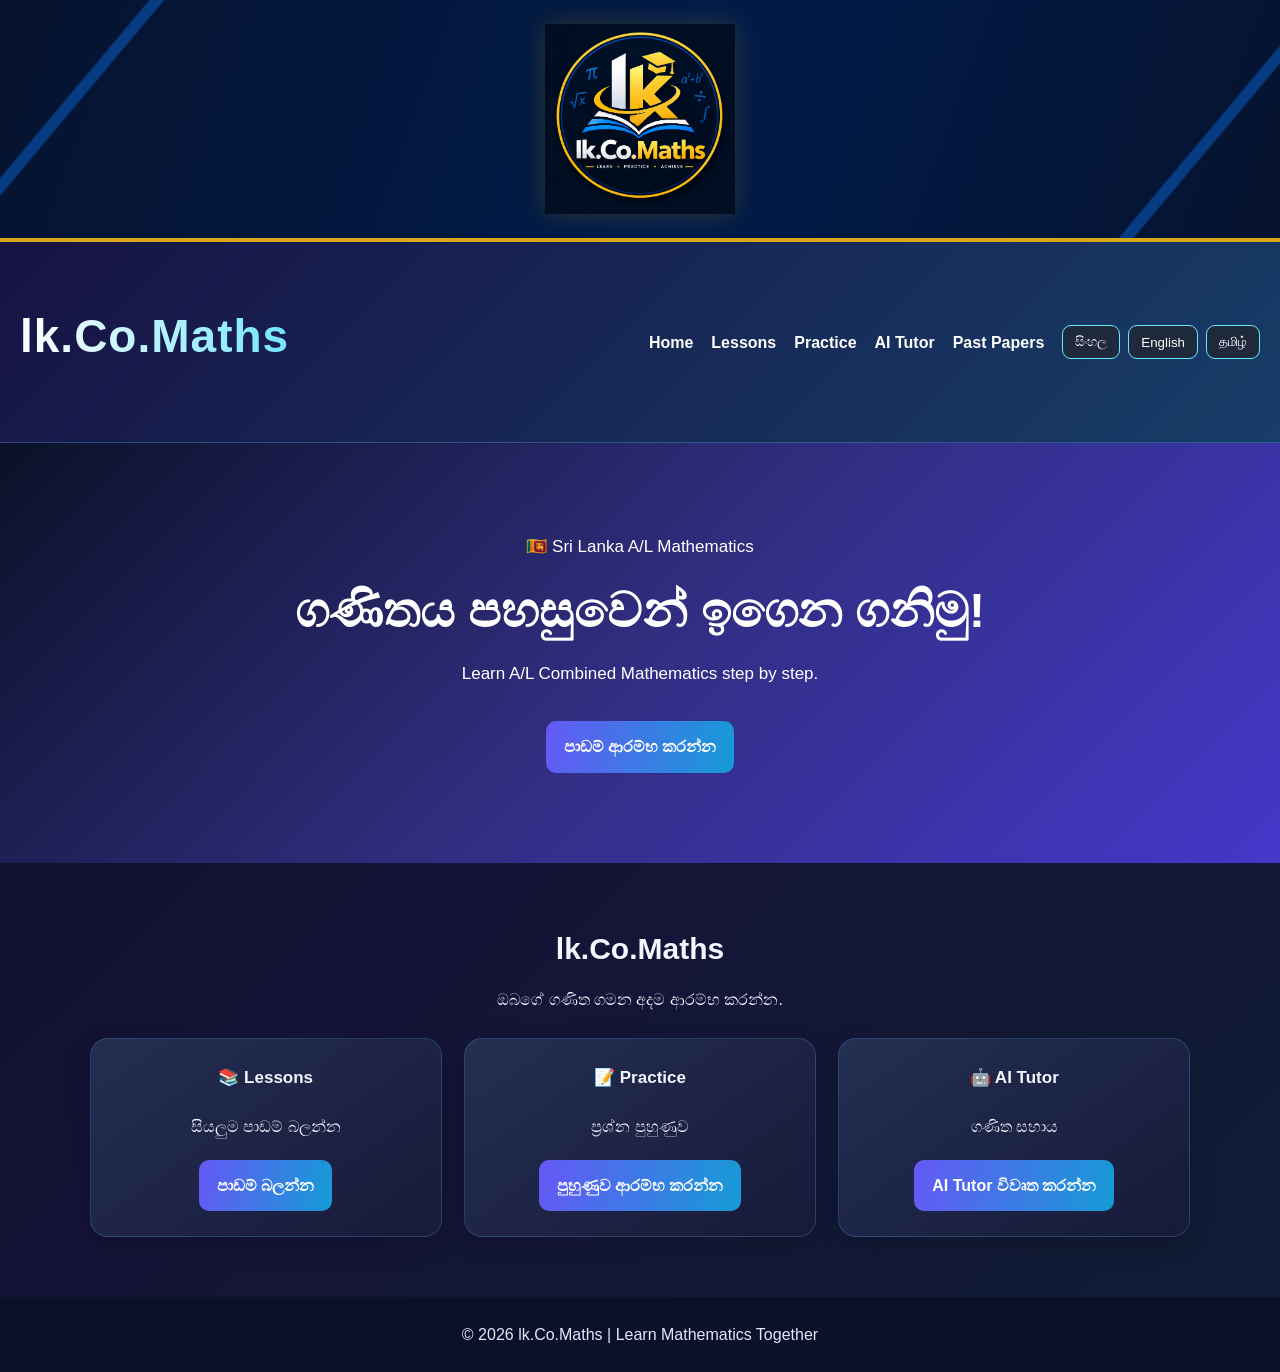
<file: index.html>
<!DOCTYPE html>
<html lang="si">
<head>
  <meta charset="UTF-8">
  <meta name="viewport" content="width=device-width, initial-scale=1.0">
  <meta name="theme-color" content="#0b1128">
  <meta name="apple-mobile-web-app-capable" content="yes">
  <meta name="apple-mobile-web-app-title" content="lk.Co.Maths">
  <link rel="manifest" href="manifest.webmanifest">
  <link rel="apple-touch-icon" href="images/app-icon-180.png">
  <title>lk.Co.Maths | A/L Combined Mathematics</title>
  <link rel="stylesheet" href="style.css">
  <link rel="icon" type="image/png" href="images/logo.png">
</head>
<body>
  <div class="brand-banner"><img src="images/logo.png" alt="lk.Co.Maths Logo" class="site-logo"></div>
  <header>
    <h1>lk.Co.Maths</h1>
    <nav aria-label="Main navigation">
      <a href="index.html" data-si="මුල් පිටුව" data-en="Home" data-ta="முகப்பு">Home</a><a href="lessons.html" data-si="පාඩම්" data-en="Lessons" data-ta="பாடங்கள்">Lessons</a><a href="practice.html" data-si="පුහුණුව" data-en="Practice" data-ta="பயிற்சி">Practice</a><a href="tutor.html" data-si="AI ගුරුවරයා" data-en="AI Tutor" data-ta="AI ஆசிரியர்">AI Tutor</a><a href="past-papers.html" data-si="පැරණි ප්‍රශ්න පත්‍ර" data-en="Past Papers" data-ta="கடந்தகால வினாத்தாள்கள்">Past Papers</a>
      <div class="languages" aria-label="Language selection">
        <button type="button" onclick="changeLanguage('si')">සිංහල</button><button type="button" onclick="changeLanguage('en')">English</button><button type="button" onclick="changeLanguage('ta')">தமிழ்</button>
      </div>
    </nav>
  </header>
  <main>
    <section class="hero">
      <p>🇱🇰 Sri Lanka A/L Mathematics</p>
      <h2 id="hero-title">ගණිතය පහසුවෙන් ඉගෙන ගනිමු!</h2>
      <p data-si="A/L ඒකාබද්ධ ගණිතය පියවරෙන් පියවර ඉගෙන ගනිමු." data-en="Learn A/L Combined Mathematics step by step." data-ta="A/L ஒருங்கிணைந்த கணிதத்தைப் படிப்படியாகக் கற்போம்.">Learn A/L Combined Mathematics step by step.</p>
      <a class="btn" href="lessons.html" data-si="පාඩම් ආරම්භ කරන්න" data-en="Start Learning" data-ta="கற்கத் தொடங்குங்கள்">පාඩම් ආරම්භ කරන්න</a>
    </section>
    <section>
      <h2>lk.Co.Maths</h2>
      <p data-si="ඔබගේ ගණිත ගමන අදම ආරම්භ කරන්න." data-en="Start your mathematics journey today." data-ta="இன்றே உங்கள் கணிதப் பயணத்தைத் தொடங்குங்கள்.">ඔබගේ ගණිත ගමන අදම ආරම්භ කරන්න.</p>
      <div class="cards">
        <div class="card"><h3 data-si="📚 පාඩම්" data-en="📚 Lessons" data-ta="📚 பாடங்கள்">📚 Lessons</h3><p data-si="සියලුම පාඩම් බලන්න" data-en="Browse all lessons" data-ta="அனைத்துப் பாடங்களையும் பார்க்கவும்">සියලුම පාඩම් බලන්න</p><a class="btn" href="lessons.html" data-si="පාඩම් බලන්න" data-en="Browse lessons" data-ta="பாடங்களைப் பார்க்க">පාඩම් බලන්න</a></div>
        <div class="card"><h3 data-si="📝 පුහුණුව" data-en="📝 Practice" data-ta="📝 பயிற்சி">📝 Practice</h3><p data-si="ප්‍රශ්න පුහුණුව" data-en="Practice questions" data-ta="பயிற்சிக் கேள்விகள்">ප්‍රශ්න පුහුණුව</p><a class="btn" href="practice.html" data-si="පුහුණුව ආරම්භ කරන්න" data-en="Start practice" data-ta="பயிற்சியைத் தொடங்குங்கள்">පුහුණුව ආරම්භ කරන්න</a></div>
        <div class="card"><h3 data-si="🤖 AI ගුරුවරයා" data-en="🤖 AI Tutor" data-ta="🤖 AI ஆசிரியர்">🤖 AI Tutor</h3><p data-si="ගණිත සහාය" data-en="Mathematics help" data-ta="கணித உதவி">ගණිත සහාය</p><a class="btn" href="tutor.html" data-si="AI Tutor විවෘත කරන්න" data-en="Open AI Tutor" data-ta="AI ஆசிரியரைத் திறக்க">AI Tutor විවෘත කරන්න</a></div>
      </div>
    </section>
  </main>
  <footer><p>© 2026 lk.Co.Maths | Learn Mathematics Together</p></footer>
  <script src="script.js"></script>
<script src="pwa.js"></script>
</body>
</html>
</file>
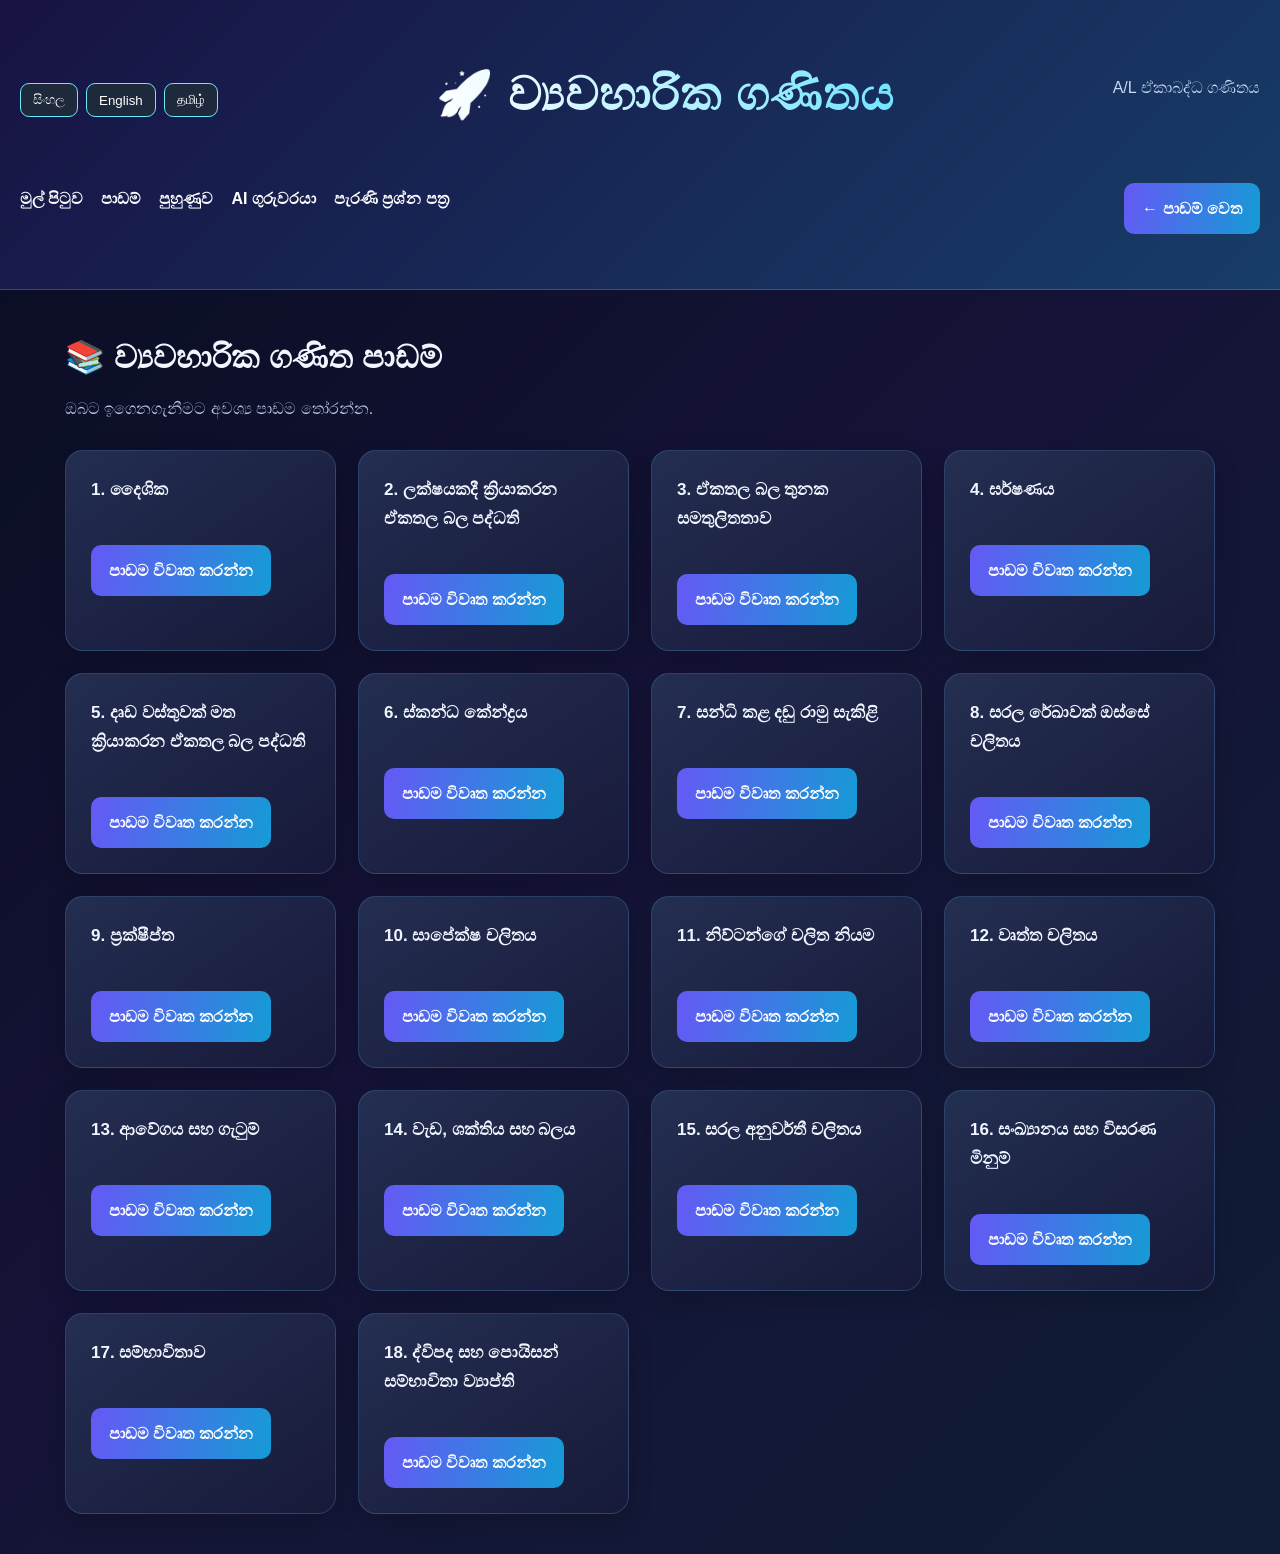
<file: applied.html>
<!DOCTYPE html>
<html lang="si">
<head>
  <meta charset="UTF-8">
  <meta name="viewport" content="width=device-width, initial-scale=1.0">
  <meta name="theme-color" content="#0b1128">
  <meta name="apple-mobile-web-app-capable" content="yes">
  <meta name="apple-mobile-web-app-title" content="lk.Co.Maths">
  <link rel="manifest" href="manifest.webmanifest">
  <link rel="apple-touch-icon" href="images/app-icon-180.png">
  <title>Applied Mathematics | lk.Co.Maths</title>
  <link rel="stylesheet" href="style.css">
  <link rel="icon" type="image/png" href="images/logo.png">
</head>
<body>

  <header>
    <div class="languages">
      <button onclick="changeLanguage('si')">සිංහල</button>
      <button onclick="changeLanguage('en')">English</button>
      <button onclick="changeLanguage('ta')">தமிழ்</button>
    </div>

    <h1 id="page-title">🚀 ව්‍යවහාරික ගණිතය</h1>
    <p id="page-subtitle">A/L ඒකාබද්ධ ගණිතය</p>
    <nav aria-label="Main navigation"><a href="index.html" data-si="මුල් පිටුව" data-en="Home" data-ta="முகப்பு">Home</a><a href="lessons.html" data-si="පාඩම්" data-en="Lessons" data-ta="பாடங்கள்">Lessons</a><a href="practice.html" data-si="පුහුණුව" data-en="Practice" data-ta="பயிற்சி">Practice</a><a href="tutor.html" data-si="AI ගුරුවරයා" data-en="AI Tutor" data-ta="AI ஆசிரியர்">AI Tutor</a><a href="past-papers.html" data-si="පැරණි ප්‍රශ්න පත්‍ර" data-en="Past Papers" data-ta="கடந்தகால வினாத்தாள்கள்">Past Papers</a></nav>
    <a class="btn" id="home-link" href="lessons.html">← පාඩම් වෙත</a>
  </header>

  <main class="container">
    <h2 id="list-title">📚 ව්‍යවහාරික ගණිත පාඩම්</h2>
    <p id="list-description">ඔබට ඉගෙනගැනීමට අවශ්‍ය පාඩම තෝරන්න.</p>
    <div id="applied-topic-cards" class="cards"></div>
  </main>

  <script>
    const pageText = {
      si: {
        title: "🚀 ව්‍යවහාරික ගණිතය",
        subtitle: "A/L ඒකාබද්ධ ගණිතය",
        home: "← ප්‍රධාන පිටුවට",
        lessonsBack: "← පාඩම් වෙත",
        list: "📚 ව්‍යවහාරික ගණිත පාඩම්",
        description: "ඔබට ඉගෙනගැනීමට අවශ්‍ය පාඩම තෝරන්න.",
        open: "පාඩම විවෘත කරන්න"
      },
      en: {
        title: "🚀 Applied Mathematics",
        subtitle: "A/L Combined Mathematics",
        home: "← Home",
        lessonsBack: "← Lessons",
        list: "📚 Applied Mathematics Lessons",
        description: "Choose a lesson you want to study.",
        open: "Open Lesson"
      },
      ta: {
        title: "🚀 பயன்பாட்டுக் கணிதம்",
        subtitle: "A/L ஒருங்கிணைந்த கணிதம்",
        home: "← முகப்புக்குச் செல்ல",
        lessonsBack: "← பாடங்களுக்குச் செல்ல",
        list: "📚 பயன்பாட்டுக் கணிதப் பாடங்கள்",
        description: "நீங்கள் கற்க விரும்பும் பாடத்தைத் தேர்ந்தெடுக்கவும்.",
        open: "பாடத்தைத் திறக்கவும்"
      }
    };

    const topics = [
      ["දෛශික", "Vectors", "வெக்டர்கள்"],
      ["ලක්ෂයකදී ක්‍රියාකරන ඒකතල බල පද්ධති", "Coplanar Forces at a Point", "ஒரு புள்ளியில் செயல்படும் ஒருதள விசைகள்"],
      ["ඒකතල බල තුනක සමතුලිතතාව", "Equilibrium of Three Forces", "மூன்று விசைகளின் சமநிலை"],
      ["ඝර්ෂණය", "Friction", "உராய்வு"],
      ["දෘඩ වස්තුවක් මත ක්‍රියාකරන ඒකතල බල පද්ධති", "Forces on a Rigid Body", "திடப்பொருளில் செயல்படும் விசைகள்"],
      ["ස්කන්ධ කේන්ද්‍රය", "Centre of Mass", "நிறை மையம்"],
      ["සන්ධි කළ දඬු රාමු සැකිළි", "Frameworks", "கட்டமைப்புகள்"],
      ["සරල රේඛාවක් ඔස්සේ චලිතය", "Motion in a Straight Line", "நேர்கோட்டில் இயக்கம்"],
      ["ප්‍රක්ෂීප්ත", "Projectiles", "எறிபொருட்கள்"],
      ["සාපේක්ෂ චලිතය", "Relative Motion", "சார்பு இயக்கம்"],
      ["නිව්ටන්ගේ චලිත නියම", "Newton's Laws of Motion", "நியூட்டனின் இயக்க விதிகள்"],
      ["වෘත්ත චලිතය", "Circular Motion", "வட்ட இயக்கம்"],
      ["ආවේගය සහ ගැටුම්", "Impulse and Collisions", "உந்துவிசை மற்றும் மோதல்கள்"],
      ["වැඩ, ශක්තිය සහ බලය", "Work, Energy and Power", "வேலை, ஆற்றல் மற்றும் திறன்"],
      ["සරල අනුවර්තී චලිතය", "Simple Harmonic Motion - SHM", "எளிய இசைவு இயக்கம்"],
      ["සංඛ්‍යානය සහ විසරණ මිනුම්", "Statistics and Measures of Dispersion", "புள்ளியியல் மற்றும் சிதறல் அளவைகள்"],
      ["සම්භාවිතාව", "Probability", "நிகழ்தகவு"],
      ["ද්විපද සහ පොයිසන් සම්භාවිතා ව්‍යාප්ති", "Binomial and Poisson Distributions", "இருபடிப் மற்றும் பாய்சன் நிகழ்தகவு பரவல்கள்"]
    ];

    function selectedLanguage() {
      const lang = localStorage.getItem("lkCoMathsLanguage");
      return ["si", "en", "ta"].includes(lang) ? lang : "si";
    }

    function changeLanguage(lang) {
      if (!pageText[lang]) return;
      localStorage.setItem("lkCoMathsLanguage", lang);
      renderPage(lang);
    }

    function renderPage(lang) {
      const t = pageText[lang];
      const index = ["si", "en", "ta"].indexOf(lang);

      document.documentElement.lang = lang;
      document.querySelectorAll("nav[aria-label='Main navigation'] [data-si]").forEach((item) => item.textContent = item.dataset[lang]);
      document.title = t.list + " | lk.Co.Maths";

      document.getElementById("page-title").textContent = t.title;
      document.getElementById("page-subtitle").textContent = t.subtitle;
      document.getElementById("home-link").textContent = t.lessonsBack;
      document.getElementById("list-title").textContent = t.list;
      document.getElementById("list-description").textContent = t.description;

      const container = document.getElementById("applied-topic-cards");
      container.replaceChildren();

      topics.forEach((topic, i) => {
        const card = document.createElement("div");
        card.className = "card";

        const title = document.createElement("h3");
        title.textContent = `${i + 1}. ${topic[index]}`;

        const button = document.createElement("a");
        button.className = "btn";
        button.href = "lesson.html?from=applied&topic=" + encodeURIComponent(topic[1]);
        button.textContent = t.open;

        card.append(title, button);
        container.appendChild(card);
      });
    }

    renderPage(selectedLanguage());
  </script>

<script src="pwa.js"></script>
</body>
</html>
</file>
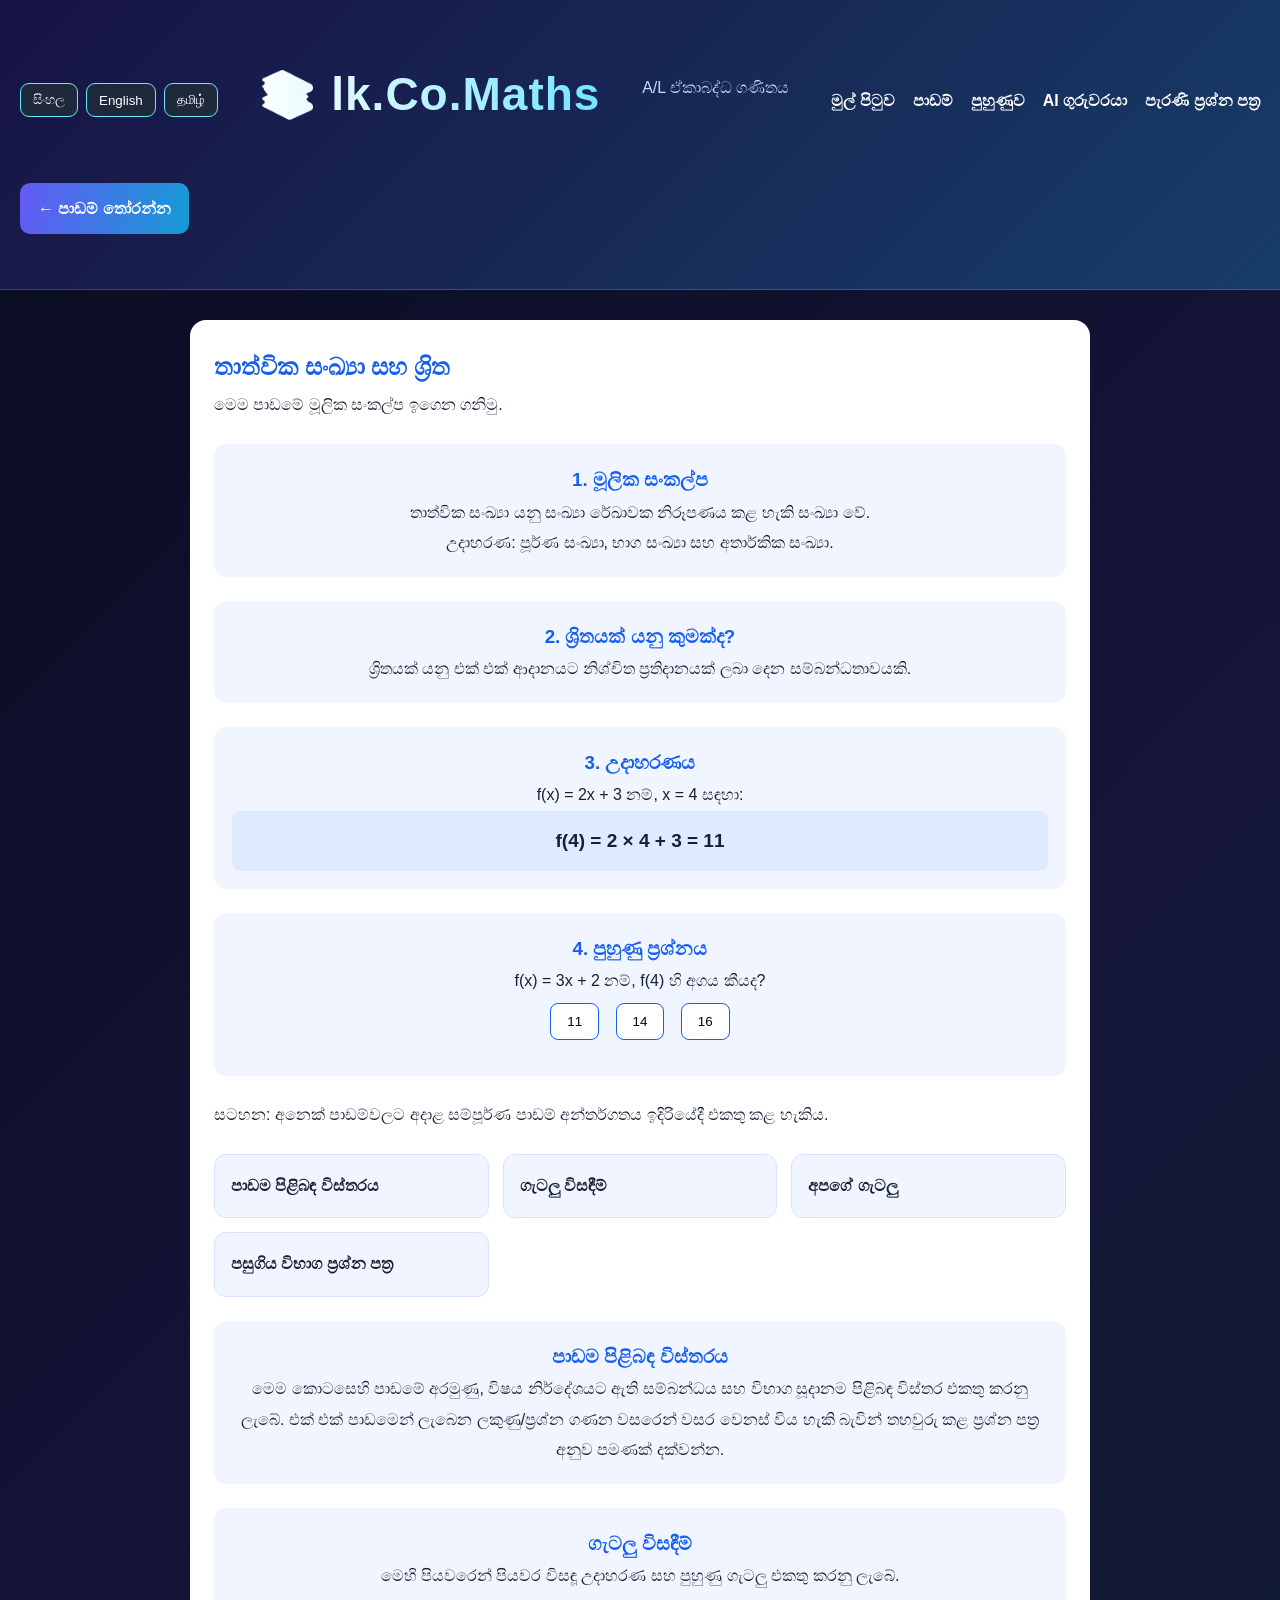
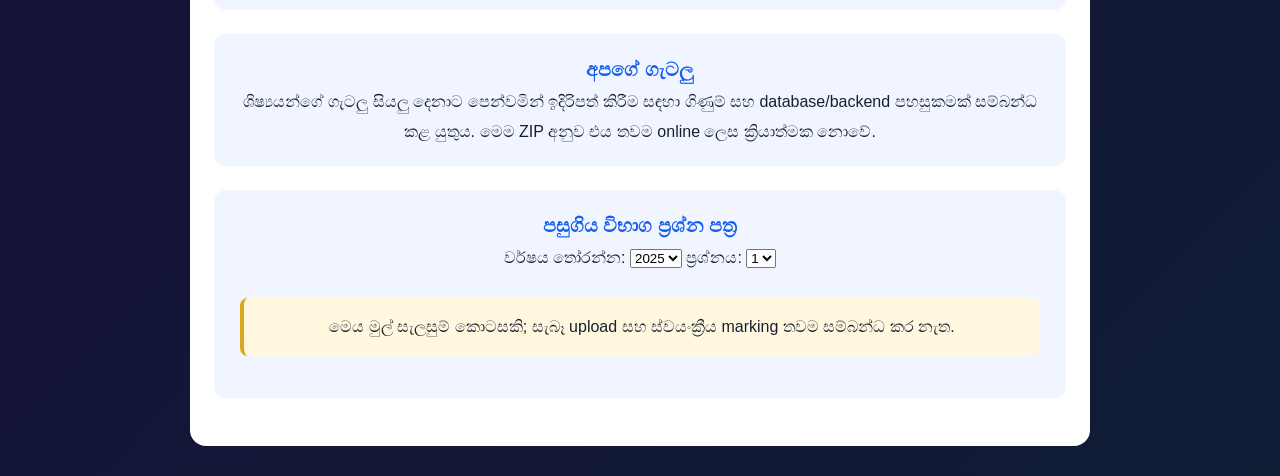
<file: lesson.html>
<!DOCTYPE html>
<html lang="si">
<head>
  <meta charset="UTF-8">
  <meta name="viewport" content="width=device-width, initial-scale=1.0">
  <meta name="theme-color" content="#0b1128">
  <meta name="apple-mobile-web-app-capable" content="yes">
  <meta name="apple-mobile-web-app-title" content="lk.Co.Maths">
  <link rel="manifest" href="manifest.webmanifest">
  <link rel="apple-touch-icon" href="images/app-icon-180.png">
  <title>Lesson | lk.Co.Maths</title>
  <link rel="stylesheet" href="style.css">
  <link rel="icon" type="image/png" href="images/logo.png">

  <style>
    .lesson-content {
      max-width: 900px;
      margin: 30px auto;
      padding: 24px;
      background: #ffffff;
      color: #172033;
      border-radius: 16px;
      line-height: 1.9;
    }

    .lesson-content h2,
    .lesson-content h3 {
      color: #155eef;
    }

    .lesson-section {
      margin: 24px 0;
      padding: 18px;
      background: #f1f5ff;
      border-radius: 12px;
    }

    .formula {
      padding: 12px;
      background: #e0eaff;
      border-radius: 8px;
      font-size: 19px;
      font-weight: bold;
      text-align: center;
    }

    .lesson-menu { display:grid; grid-template-columns:repeat(auto-fit,minmax(210px,1fr)); gap:14px; margin:24px 0; }
    .lesson-menu a { display:block; text-decoration:none; color:#172033; background:#f1f5ff; border:1px solid #d7e2ff; border-radius:12px; padding:16px; font-weight:700; }
    .lesson-menu a:hover { background:#e0eaff; }
    .notice { padding:14px; border-left:4px solid #d9a719; background:#fff8df; border-radius:8px; }
    .answer-button {
      margin: 6px;
      padding: 10px 16px;
      border: 1px solid #155eef;
      border-radius: 8px;
      background: white;
      cursor: pointer;
    }

    #quiz-feedback {
      font-weight: bold;
      margin-top: 12px;
    }
  </style>
</head>
<body>

  <header>
    <div class="languages">
      <button onclick="changeLanguage('si')">සිංහල</button>
      <button onclick="changeLanguage('en')">English</button>
      <button onclick="changeLanguage('ta')">தமிழ்</button>
    </div>

    <h1 id="site-title">📚 lk.Co.Maths</h1>
    <p id="site-subtitle">A/L ඒකාබද්ධ ගණිතය</p>
    <nav aria-label="Main navigation"><a href="index.html" data-si="මුල් පිටුව" data-en="Home" data-ta="முகப்பு">Home</a><a href="lessons.html" data-si="පාඩම්" data-en="Lessons" data-ta="பாடங்கள்">Lessons</a><a href="practice.html" data-si="පුහුණුව" data-en="Practice" data-ta="பயிற்சி">Practice</a><a href="tutor.html" data-si="AI ගුරුවරයා" data-en="AI Tutor" data-ta="AI ஆசிரியர்">AI Tutor</a><a href="past-papers.html" data-si="පැරණි ප්‍රශ්න පත්‍ර" data-en="Past Papers" data-ta="கடந்தகால வினாத்தாள்கள்">Past Papers</a></nav>
    <a class="btn" id="home-link" href="lessons.html">← පාඩම් වෙත</a>
  </header>

  <main class="lesson-content">
    <h2 id="lesson-title">පාඩම පූරණය වෙමින් පවතී...</h2>
    <div id="lesson-body"></div>
    <nav id="lesson-sections" class="lesson-menu" aria-label="Lesson sections"></nav>
    <div id="section-content"></div>
  </main>

  <script>
    const topicNames = {
      "Real Numbers and Functions": {
        si: "තාත්වික සංඛ්‍යා සහ ශ්‍රිත",
        en: "Real Numbers and Functions",
        ta: "மெய்யெண்கள் மற்றும் சார்புகள்"
      },
      "Quadratic Functions and Equations": {
        si: "වර්ගජ ශ්‍රිත සහ වර්ගජ සමීකරණ",
        en: "Quadratic Functions and Equations",
        ta: "இருபடிச் சார்புகள் மற்றும் சமன்பாடுகள்"
      },
      "Polynomial Functions": {
        si: "බහුපද ශ්‍රිත",
        en: "Polynomial Functions",
        ta: "பல்லுறுப்புச் சார்புகள்"
      },
      "Partial Fractions": {
        si: "භින්න භාග",
        en: "Partial Fractions",
        ta: "பகுதி பின்னங்கள்"
      },
      "Indices and Logarithms": {
        si: "දර්ශක සහ ලඝුගණක",
        en: "Indices and Logarithms",
        ta: "அடுக்குகள் மற்றும் மடக்கைகள்"
      },
      "Inequalities": {
        si: "අසමානතා",
        en: "Inequalities",
        ta: "சமமின்மைகள்"
      },
      "Trigonometry": {
        si: "ත්‍රිකෝණමිතිය",
        en: "Trigonometry",
        ta: "முக்கோணவியல்"
      },
      "Permutations and Combinations": {
        si: "සංකරණ හා සංයෝජන",
        en: "Permutations and Combinations",
        ta: "வரிசைமாற்றங்கள் மற்றும் சேர்வுகள்"
      },
      "Binomial Expansion": {
        si: "ද්විපද ප්‍රසාරණය",
        en: "Binomial Expansion",
        ta: "ஈருறுப்புப் பெருக்கம்"
      },
      "Mathematical Induction": {
        si: "ගණිත අභ්‍යුහන මූලධර්මය",
        en: "Mathematical Induction",
        ta: "கணிதத் தூண்டல் முறை"
      },
      "Series": {
        si: "ශ්‍රේණි",
        en: "Series",
        ta: "தொடர்கள்"
      },
      "Straight Line": {
        si: "සරල රේඛාව",
        en: "Straight Line",
        ta: "நேர்கோடு"
      },
      "Circle": {
        si: "වෘත්තය",
        en: "Circle",
        ta: "வட்டம்"
      },
      "Limits and Differentiation": {
        si: "සීමා සහ අවකලනය",
        en: "Limits and Differentiation",
        ta: "எல்லைகள் மற்றும் வகையீடு"
      },
      "Integration": {
        si: "අනුකලනය",
        en: "Integration",
        ta: "தொகையீடு"
      },
      "Complex Numbers": {
        si: "සංකීර්ණ සංඛ්‍යා",
        en: "Complex Numbers",
        ta: "கலப்பெண்கள்"
      },
      "Matrices and Determinants": {
        si: "න්‍යාස සහ නිර්ණායක",
        en: "Matrices and Determinants",
        ta: "அணிகள் மற்றும் அணிக்கோவைகள்"
      },
      "Vectors": {
        si: "දෛශික",
        en: "Vectors",
        ta: "வெக்டர்கள்"
      },
      "Coplanar Forces at a Point": {
        si: "ලක්ෂයකදී ක්‍රියාකරන ඒකතල බල පද්ධති",
        en: "Coplanar Forces at a Point",
        ta: "ஒரு புள்ளியில் செயல்படும் ஒருதள விசைகள்"
      },
      "Equilibrium of Three Forces": {
        si: "ඒකතල බල තුනක සමතුලිතතාව",
        en: "Equilibrium of Three Forces",
        ta: "மூன்று விசைகளின் சமநிலை"
      },
      "Friction": {
        si: "ඝර්ෂණය",
        en: "Friction",
        ta: "உராய்வு"
      },
      "Forces on a Rigid Body": {
        si: "දෘඩ වස්තුවක් මත ක්‍රියාකරන බල",
        en: "Forces on a Rigid Body",
        ta: "திடப்பொருளில் செயல்படும் விசைகள்"
      },
      "Centre of Mass": {
        si: "ස්කන්ධ කේන්ද්‍රය",
        en: "Centre of Mass",
        ta: "நிறை மையம்"
      },
      "Frameworks": {
        si: "රාමු සැකිළි",
        en: "Frameworks",
        ta: "கட்டமைப்புகள்"
      },
      "Motion in a Straight Line": {
        si: "සරල රේඛාවක් ඔස්සේ චලිතය",
        en: "Motion in a Straight Line",
        ta: "நேர்கோட்டில் இயக்கம்"
      },
      "Projectiles": {
        si: "ප්‍රක්ෂිප්ත",
        en: "Projectiles",
        ta: "எறிபொருட்கள்"
      },
      "Relative Motion": {
        si: "සාපේක්ෂ චලිතය",
        en: "Relative Motion",
        ta: "சார்பு இயக்கம்"
      },
      "Newton's Laws of Motion": {
        si: "නිව්ටන්ගේ චලිත නියම",
        en: "Newton's Laws of Motion",
        ta: "நியூட்டனின் இயக்க விதிகள்"
      },
      "Circular Motion": {
        si: "වෘත්ත චලිතය",
        en: "Circular Motion",
        ta: "வட்ட இயக்கம்"
      },
      "Impulse and Collisions": {
        si: "ආවේගය සහ ගැටුම්",
        en: "Impulse and Collisions",
        ta: "உந்துவிசை மற்றும் மோதல்கள்"
      },
      "Work, Energy and Power": {
        si: "වැඩ, ශක්තිය සහ බලය",
        en: "Work, Energy and Power",
        ta: "வேலை, ஆற்றல் மற்றும் திறன்"
      },
      "Simple Harmonic Motion - SHM": {
        si: "සරල අනුවර්තී චලිතය",
        en: "Simple Harmonic Motion (SHM)",
        ta: "எளிய இசைவு இயக்கம்"
      },
      "Statistics and Measures of Dispersion": {
        si: "සංඛ්‍යානය සහ විසරණ මිනුම්",
        en: "Statistics and Measures of Dispersion",
        ta: "புள்ளியியல் மற்றும் சிதறல் அளவைகள்"
      },
      "Probability": {
        si: "සම්භාවිතාව",
        en: "Probability",
        ta: "நிகழ்தகவு"
      },
      "Binomial and Poisson Distributions": {
        si: "ද්විපද සහ පොයිසන් ව්‍යාප්ති",
        en: "Binomial and Poisson Distributions",
        ta: "இருபடிப் மற்றும் பாய்சன் பரவல்கள்"
      }
    };

    const interfaceText = {
      si: {
        subtitle: "A/L ඒකාබද්ධ ගණිතය",
        home: "← ප්‍රධාන පිටුවට",
        intro: "මෙම පාඩමේ මූලික සංකල්ප ඉගෙන ගනිමු.",
        basics: "1. මූලික සංකල්ප",
        real: "තාත්වික සංඛ්‍යා යනු සංඛ්‍යා රේඛාවක නිරූපණය කළ හැකි සංඛ්‍යා වේ.",
        types: "උදාහරණ: පූර්ණ සංඛ්‍යා, භාග සංඛ්‍යා සහ අතාර්කික සංඛ්‍යා.",
        functions: "2. ශ්‍රිතයක් යනු කුමක්ද?",
        functionInfo: "ශ්‍රිතයක් යනු එක් එක් ආදානයට නිශ්චිත ප්‍රතිදානයක් ලබා දෙන සම්බන්ධතාවයකි.",
        example: "3. උදාහරණය",
        exampleInfo: "f(x) = 2x + 3 නම්, x = 4 සඳහා:",
        answer: "f(4) = 2 × 4 + 3 = 11",
        practice: "4. පුහුණු ප්‍රශ්නය",
        question: "f(x) = 3x + 2 නම්, f(4) හි අගය කීයද?",
        correct: "නිවැරදියි! f(4) = 3 × 4 + 2 = 14.",
        wrong: "නැවත උත්සාහ කරන්න. f(4) = 3 × 4 + 2 ලෙස ගණනය කරන්න.",
        note: "සටහන: අනෙක් පාඩම්වලට අදාළ සම්පූර්ණ පාඩම් අන්තර්ගතය ඉදිරියේදී එකතු කළ හැකිය.",
        back: "← පාඩම් තෝරන්න",
        overview: "පාඩම පිළිබඳ විස්තරය", worked: "ගැටලු විසඳීම්", community: "අපගේ ගැටලු", papers: "පසුගිය විභාග ප්‍රශ්න පත්‍ර",
        overviewText: "මෙම කොටසෙහි පාඩමේ අරමුණු, විෂය නිර්දේශයට ඇති සම්බන්ධය සහ විභාග සූදානම පිළිබඳ විස්තර එකතු කරනු ලැබේ. එක් එක් පාඩමෙන් ලැබෙන ලකුණු/ප්‍රශ්න ගණන වසරෙන් වසර වෙනස් විය හැකි බැවින් තහවුරු කළ ප්‍රශ්න පත්‍ර අනුව පමණක් දක්වන්න.",
        workedText: "මෙහි පියවරෙන් පියවර විසඳූ උදාහරණ සහ පුහුණු ගැටලු එකතු කරනු ලැබේ.",
        communityText: "ශිෂ්‍යයන්ගේ ගැටලු සියලු දෙනාට පෙන්වමින් ඉදිරිපත් කිරීම සඳහා ගිණුම් සහ database/backend පහසුකමක් සම්බන්ධ කළ යුතුය. මෙම ZIP අනුව එය තවම online ලෙස ක්‍රියාත්මක නොවේ.",
        papersText: "අවශ්‍ය වර්ෂය සහ ප්‍රශ්නය තෝරාගැනීමේ කොටස මෙහි සකස් කර ඇත. සැබෑ ප්‍රශ්න පත්‍ර, marking schemes සහ upload/marking සේවාවක් ලබාදීමට ඒවා නීත්‍යානුකූලව ලබාගෙන backend එක සම්බන්ධ කළ යුතුය.",
        yearLabel: "වර්ෂය තෝරන්න", questionLabel: "ප්‍රශ්නය", sectionNotice: "මෙය මුල් සැලසුම් කොටසකි; සැබෑ upload සහ ස්වයංක්‍රීය marking තවම සම්බන්ධ කර නැත."
      },
      en: {
        subtitle: "A/L Combined Mathematics",
        home: "← Home",
        intro: "Let's learn the basic concepts in this lesson.",
        basics: "1. Basic Concepts",
        real: "Real numbers are numbers that can be represented on a number line.",
        types: "Examples include integers, rational numbers and irrational numbers.",
        functions: "2. What is a function?",
        functionInfo: "A function is a relationship that assigns exactly one output to each input.",
        example: "3. Worked Example",
        exampleInfo: "If f(x) = 2x + 3, find the value when x = 4:",
        answer: "f(4) = 2 × 4 + 3 = 11",
        practice: "4. Practice Question",
        question: "If f(x) = 3x + 2, what is f(4)?",
        correct: "Correct! f(4) = 3 × 4 + 2 = 14.",
        wrong: "Try again. Calculate 3 × 4 + 2.",
        note: "Note: Full lesson content for the other topics can be added next.",
        back: "← Choose Lessons",
        overview: "Lesson overview", worked: "Worked solutions", community: "Community questions", papers: "Past examination papers",
        overviewText: "This section will explain the lesson objectives, syllabus relevance and exam preparation. Marks and question counts can vary by year, so show them only when verified against past papers.",
        workedText: "Step-by-step worked examples and practice problems will be added here.",
        communityText: "A login system and database/backend are required to publish student-submitted questions for everyone. This ZIP does not yet provide a live online submission service.",
        papersText: "The year/question selection area is prepared here. Real papers, marking schemes and upload/marking need authorized materials and a connected backend.",
        yearLabel: "Choose year", questionLabel: "Question", sectionNotice: "This is the initial layout; real uploads and automatic marking are not connected yet."
      },
      ta: {
        subtitle: "A/L ஒருங்கிணைந்த கணிதம்",
        home: "← முகப்புக்குச் செல்ல",
        intro: "இந்தப் பாடத்தின் அடிப்படைக் கருத்துகளைக் கற்போம்.",
        basics: "1. அடிப்படைக் கருத்துகள்",
        real: "மெய்யெண்கள் என்பவை எண் கோட்டில் குறிக்கக்கூடிய எண்களாகும்.",
        types: "எடுத்துக்காட்டுகள்: முழு எண்கள், விகிதமுறு எண்கள் மற்றும் விகிதமுறா எண்கள்.",
        functions: "2. சார்பு என்றால் என்ன?",
        functionInfo: "ஒவ்வொரு உள்ளீட்டிற்கும் ஒரு குறிப்பிட்ட வெளியீட்டை வழங்கும் தொடர்பு சார்பு எனப்படும்.",
        example: "3. எடுத்துக்காட்டு",
        exampleInfo: "f(x) = 2x + 3 எனில், x = 4 ஆக இருக்கும்போது:",
        answer: "f(4) = 2 × 4 + 3 = 11",
        practice: "4. பயிற்சி வினா",
        question: "f(x) = 3x + 2 எனில், f(4) இன் மதிப்பு என்ன?",
        correct: "சரி! f(4) = 3 × 4 + 2 = 14.",
        wrong: "மீண்டும் முயற்சிக்கவும். 3 × 4 + 2 எனக் கணக்கிடவும்.",
        note: "குறிப்பு: மற்ற பாடங்களுக்கான முழுமையான உள்ளடக்கத்தை அடுத்ததாகச் சேர்க்கலாம்.",
        back: "← பாடங்களைத் தேர்ந்தெடுக்கவும்",
        overview: "பாட அறிமுகம்", worked: "தீர்க்கப்பட்ட கணக்குகள்", community: "மாணவர் கேள்விகள்", papers: "கடந்தகாலத் தேர்வுத் தாள்கள்",
        overviewText: "இந்தப் பகுதியில் பாட நோக்கங்கள், பாடத்திட்டத் தொடர்பு மற்றும் தேர்வுக்கான தயாரிப்பு விளக்கப்படும். மதிப்பெண்கள் மற்றும் வினாக்களின் எண்ணிக்கை ஆண்டுக்கு ஆண்டு மாறக்கூடும்; உறுதிப்படுத்தப்பட்ட வினாத்தாள்களின் அடிப்படையில் மட்டுமே குறிப்பிட வேண்டும்.",
        workedText: "படிப்படியாகத் தீர்க்கப்பட்ட எடுத்துக்காட்டுகளும் பயிற்சிக் கணக்குகளும் இங்கு சேர்க்கப்படும்.",
        communityText: "மாணவர்கள் சமர்ப்பிக்கும் கேள்விகளை அனைவருக்கும் காட்ட உள்நுழைவு வசதியும் database/backend-மும் தேவை. இந்த ZIP-இல் நேரடி இணையச் சமர்ப்பிப்பு இன்னும் இணைக்கப்படவில்லை.",
        papersText: "ஆண்டு மற்றும் வினா தேர்வு பகுதி இங்கு அமைக்கப்பட்டுள்ளது. உண்மையான வினாத்தாள்கள், மதிப்பீட்டுத் திட்டங்கள் மற்றும் upload/marking வசதிக்கு அனுமதிக்கப்பட்ட உள்ளடக்கமும் backend இணைப்பும் தேவை.",
        yearLabel: "ஆண்டைத் தேர்ந்தெடுக்கவும்", questionLabel: "வினா", sectionNotice: "இது ஆரம்ப வடிவமைப்பு மட்டுமே; உண்மையான upload மற்றும் தானியங்கி மதிப்பீடு இன்னும் இணைக்கப்படவில்லை."
      }
    };

    const params = new URLSearchParams(window.location.search);
    const topicKey = params.get("topic") || "Real Numbers and Functions";
    const sourcePage = params.get("from") === "applied" ? "applied.html" : "pure.html";

    let language = localStorage.getItem("lkCoMathsLanguage") || "si";
    if (!interfaceText[language]) language = "si";

    function changeLanguage(lang) {
      if (!interfaceText[lang]) return;
      language = lang;
      localStorage.setItem("lkCoMathsLanguage", lang);
      renderLesson();
    }

    function renderLesson() {
      const t = interfaceText[language];
      const topic = topicNames[topicKey];

      document.documentElement.lang = language;
      document.querySelectorAll("nav[aria-label='Main navigation'] [data-si]").forEach((item) => item.textContent = item.dataset[language]);
      document.getElementById("site-subtitle").textContent = t.subtitle;
      const backLink = document.getElementById("home-link");
      backLink.href = sourcePage;
      backLink.textContent = t.back;

      const title = topic ? topic[language] : topicKey;
      document.getElementById("lesson-title").textContent = title;
      document.title = title + " | lk.Co.Maths";

      const body = document.getElementById("lesson-body");

      if (topicKey === "Real Numbers and Functions") {
        body.innerHTML = `
          <p>${t.intro}</p>
          <section class="lesson-section">
            <h3>${t.basics}</h3>
            <p>${t.real}</p>
            <p>${t.types}</p>
          </section>
          <section class="lesson-section">
            <h3>${t.functions}</h3>
            <p>${t.functionInfo}</p>
          </section>
          <section class="lesson-section">
            <h3>${t.example}</h3>
            <p>${t.exampleInfo}</p>
            <p class="formula">${t.answer}</p>
          </section>
          <section class="lesson-section">
            <h3>${t.practice}</h3>
            <p>${t.question}</p>
            <button class="answer-button" onclick="checkAnswer(11)">11</button>
            <button class="answer-button" onclick="checkAnswer(14)">14</button>
            <button class="answer-button" onclick="checkAnswer(16)">16</button>
            <p id="quiz-feedback" aria-live="polite"></p>
          </section>
          <p>${t.note}</p>
        `;
      } else {
        body.innerHTML = `
          <p>${t.intro}</p>
          <section class="lesson-section">
            <h3>${t.basics}</h3>
            <p>${t.note}</p>
          </section>
        `;
      }

      const menu = document.getElementById("lesson-sections");
      menu.replaceChildren();
      const sectionContent = document.getElementById("section-content");
      sectionContent.innerHTML = `
        <section id="overview" class="lesson-section"><h3>${t.overview}</h3><p>${t.overviewText}</p></section>
        <section id="worked" class="lesson-section"><h3>${t.worked}</h3><p>${t.workedText}</p></section>
        <section id="community" class="lesson-section"><h3>${t.community}</h3><p>${t.communityText}</p></section>
        <section id="papers" class="lesson-section"><h3>${t.papers}</h3><label for="paper-year">${t.yearLabel}: </label><select id="paper-year"><option>2025</option><option>2024</option><option>2023</option><option>2022</option><option>2021</option><option>2020</option></select> <label for="paper-question">${t.questionLabel}: </label><select id="paper-question"><option>1</option><option>2</option><option>3</option><option>4</option><option>5</option></select><p class="notice">${t.sectionNotice}</p></section>`;
      [ ["overview", t.overview], ["worked", t.worked], ["community", t.community], ["papers", t.papers] ].forEach(([id, label]) => {
        const link = document.createElement("a"); link.href = "#" + id; link.textContent = label; menu.appendChild(link);
      });
    }

    function checkAnswer(answer) {
      const t = interfaceText[language];
      const feedback = document.getElementById("quiz-feedback");
      if (!feedback) return;

      feedback.textContent = answer === 14 ? t.correct : t.wrong;
      feedback.style.color = answer === 14 ? "green" : "#b42318";
    }

    renderLesson();
  </script>

<script src="pwa.js"></script>
</body>
</html>
</file>
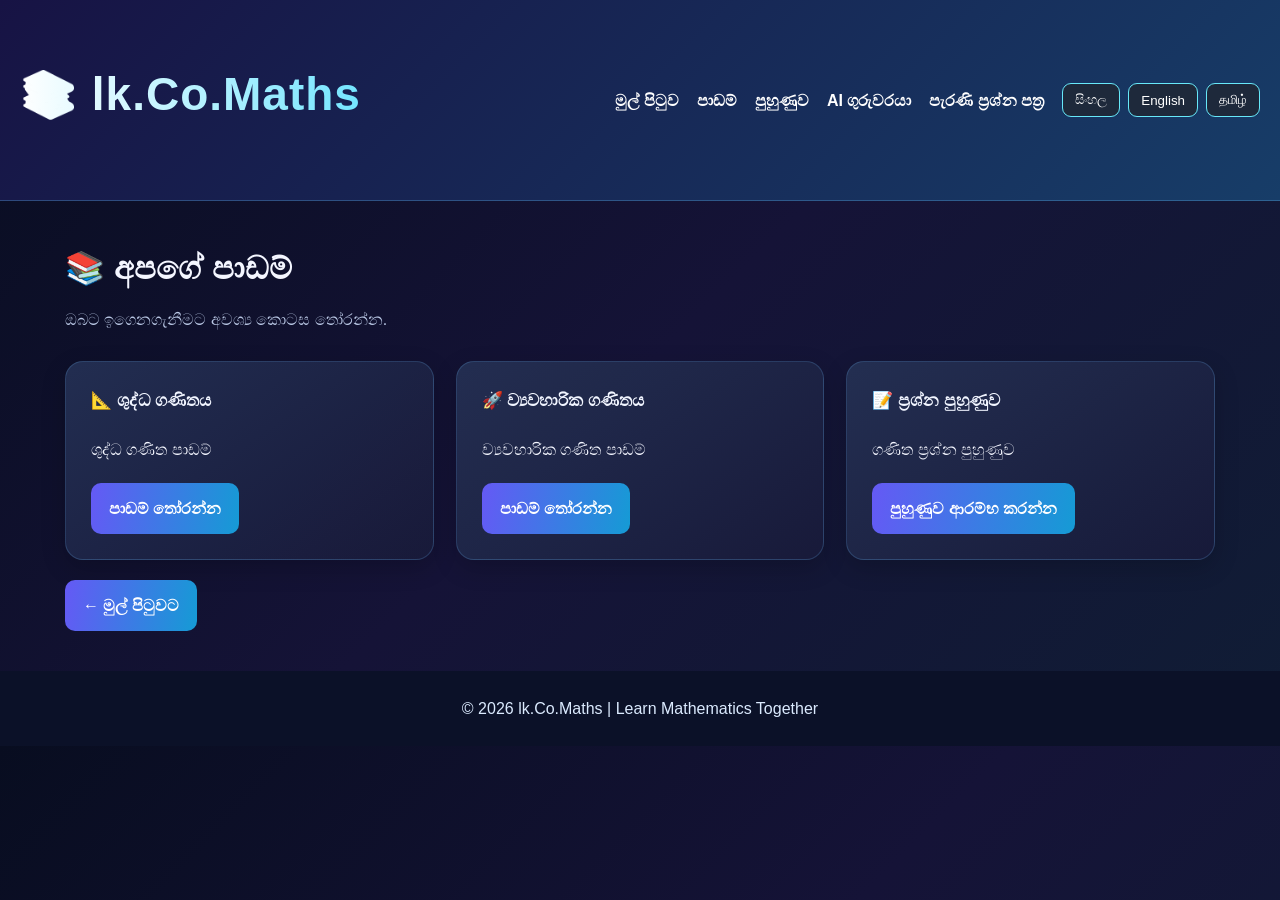
<file: lessons.html>
<!DOCTYPE html>
<html lang="si">
<head>
  <meta charset="UTF-8"><meta name="viewport" content="width=device-width, initial-scale=1.0">
  <meta name="theme-color" content="#0b1128">
  <meta name="apple-mobile-web-app-capable" content="yes">
  <meta name="apple-mobile-web-app-title" content="lk.Co.Maths">
  <link rel="manifest" href="manifest.webmanifest">
  <link rel="apple-touch-icon" href="images/app-icon-180.png">
  <title>Lessons | lk.Co.Maths</title><link rel="stylesheet" href="style.css"><link rel="icon" type="image/png" href="images/logo.png">
</head>
<body>
  <header><h1>📚 lk.Co.Maths</h1><nav aria-label="Main navigation"><a href="index.html" data-si="මුල් පිටුව" data-en="Home" data-ta="முகப்பு">Home</a><a href="lessons.html" aria-current="page" data-si="පාඩම්" data-en="Lessons" data-ta="பாடங்கள்">Lessons</a><a href="practice.html" data-si="පුහුණුව" data-en="Practice" data-ta="பயிற்சி">Practice</a><a href="tutor.html" data-si="AI ගුරුවරයා" data-en="AI Tutor" data-ta="AI ஆசிரியர்">AI Tutor</a><a href="past-papers.html" data-si="පැරණි ප්‍රශ්න පත්‍ර" data-en="Past Papers" data-ta="கடந்தகால வினாத்தாள்கள்">Past Papers</a>
    <div class="languages"><button type="button" onclick="changeLanguage('si')">සිංහල</button><button type="button" onclick="changeLanguage('en')">English</button><button type="button" onclick="changeLanguage('ta')">தமிழ்</button></div></nav></header>
  <main class="container"><h2 data-si="📚 අපගේ පාඩම්" data-en="📚 Our Lessons" data-ta="📚 எங்கள் பாடங்கள்">📚 අපගේ පාඩම්</h2><p data-si="ඔබට ඉගෙනගැනීමට අවශ්‍ය කොටස තෝරන්න." data-en="Choose a section to study." data-ta="கற்க விரும்பும் பகுதியைத் தேர்ந்தெடுக்கவும்.">ඔබට ඉගෙනගැනීමට අවශ්‍ය කොටස තෝරන්න.</p>
    <div class="cards">
      <div class="card"><h3 data-si="📐 ශුද්ධ ගණිතය" data-en="📐 Pure Mathematics" data-ta="📐 தூய கணிதம்">📐 Pure Mathematics</h3><p data-si="ශුද්ධ ගණිත පාඩම්" data-en="Pure Mathematics lessons" data-ta="தூய கணிதப் பாடங்கள்">ශුද්ධ ගණිත පාඩම්</p><a class="btn" href="pure.html" data-si="පාඩම් තෝරන්න" data-en="Browse lessons" data-ta="பாடங்களைப் பார்க்க">Pure Maths වෙත</a></div>
      <div class="card"><h3 data-si="🚀 ව්‍යවහාරික ගණිතය" data-en="🚀 Applied Mathematics" data-ta="🚀 பயன்பாட்டுக் கணிதம்">🚀 Applied Mathematics</h3><p data-si="ව්‍යවහාරික ගණිත පාඩම්" data-en="Applied Mathematics lessons" data-ta="பயன்பாட்டுக் கணிதப் பாடங்கள்">ව්‍යවහාරික ගණිත පාඩම්</p><a class="btn" href="applied.html" data-si="පාඩම් තෝරන්න" data-en="Browse lessons" data-ta="பாடங்களைப் பார்க்க">Applied Maths වෙත</a></div>
      <div class="card"><h3 data-si="📝 ප්‍රශ්න පුහුණුව" data-en="📝 Practice" data-ta="📝 பயிற்சி">📝 Practice</h3><p data-si="ගණිත ප්‍රශ්න පුහුණුව" data-en="Mathematics practice quiz" data-ta="கணிதப் பயிற்சி வினாடி வினா">ගණිත ප්‍රශ්න පුහුණුව</p><a class="btn" href="practice.html" data-si="පුහුණුව ආරම්භ කරන්න" data-en="Start practice" data-ta="பயிற்சியைத் தொடங்குங்கள்">පුහුණුව ආරම්භ කරන්න</a></div>
    </div><a class="btn" href="index.html" data-si="← මුල් පිටුවට" data-en="← Home" data-ta="← முகப்புக்குச் செல்ல">← මුල් පිටුවට</a>
  </main><footer><p>© 2026 lk.Co.Maths | Learn Mathematics Together</p></footer><script src="site-language.js"></script>
<script src="pwa.js"></script>
</body></html>
</file>
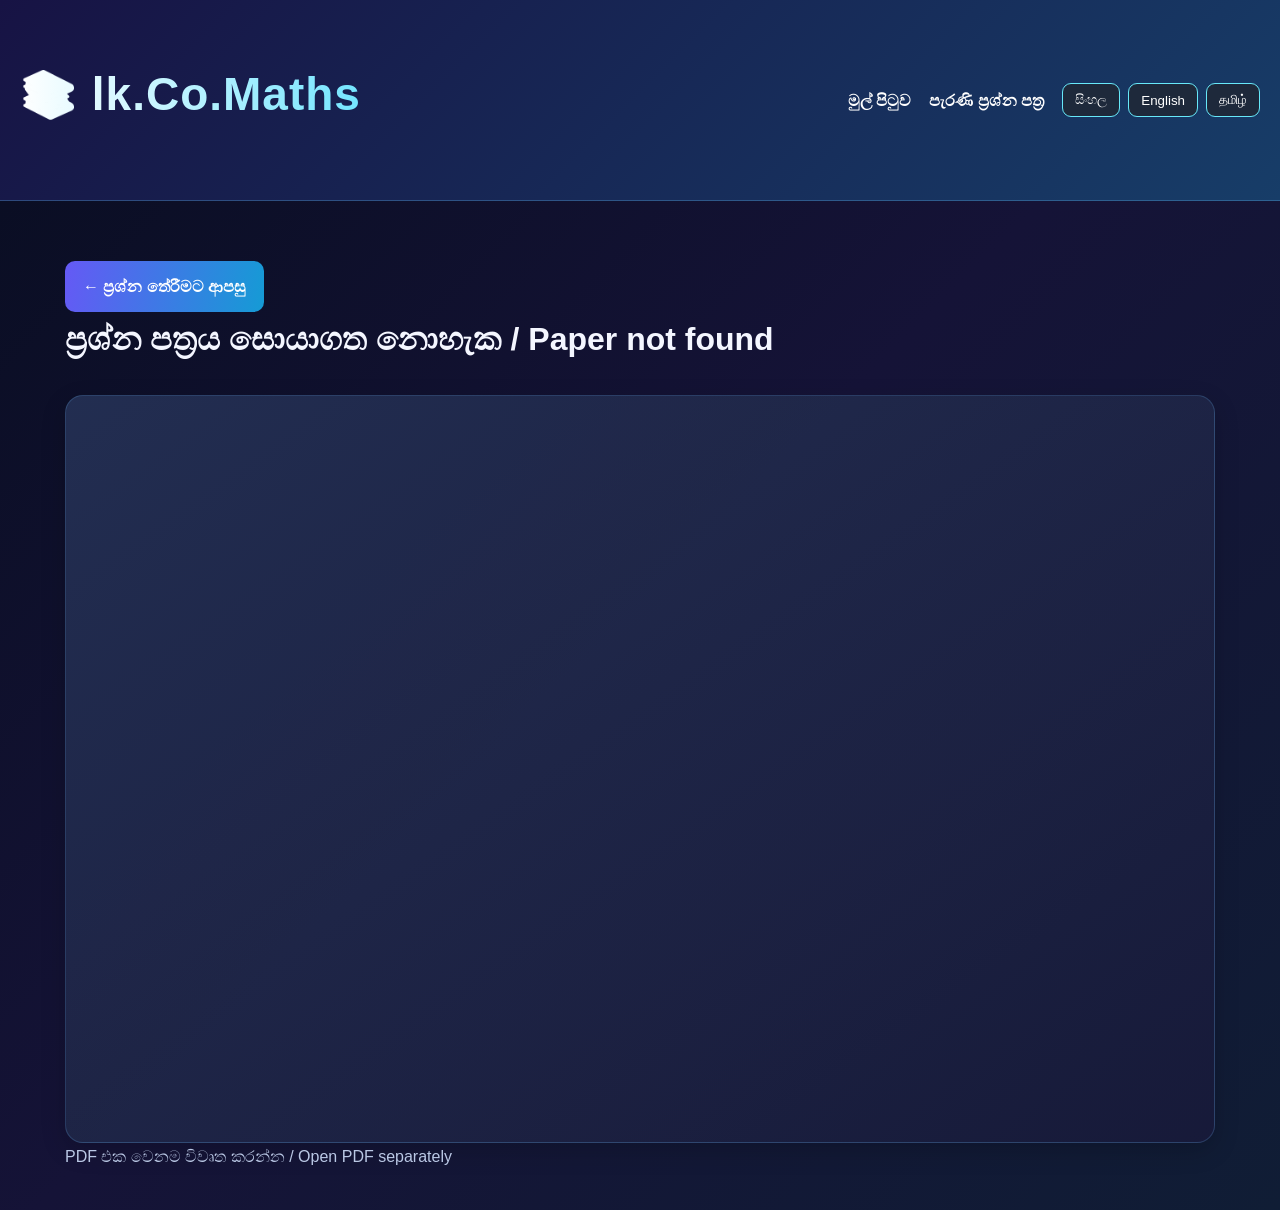
<file: paper-question.html>
<!DOCTYPE html><html lang="si"><head><meta charset="UTF-8"><meta name="viewport" content="width=device-width,initial-scale=1"><link rel="stylesheet" href="style.css"><link rel="icon" href="images/logo.png"><title>Question | lk.Co.Maths</title></head><body><header><h1>📚 lk.Co.Maths</h1><nav><a href="index.html" data-si="මුල් පිටුව" data-en="Home" data-ta="முகப்பு">මුල් පිටුව</a><a href="past-papers.html" data-si="පැරණි ප්‍රශ්න පත්‍ර" data-en="Past Papers" data-ta="கடந்தகால வினாத்தாள்கள்">පැරණි ප්‍රශ්න පත්‍ර</a><div class="languages"><button type="button" onclick="changeLanguage('si')">සිංහල</button><button type="button" onclick="changeLanguage('en')">English</button><button type="button" onclick="changeLanguage('ta')">தமிழ்</button></div></nav></header><main class="container"><a class="btn" href="past-papers.html" data-si="← ප්‍රශ්න තේරීමට ආපසු" data-en="← Back to papers" data-ta="← வினாத்தாள்களுக்குத் திரும்பு">← ප්‍රශ්න තේරීමට ආපසු</a><h2 id="questionTitle">ප්‍රශ්න පිටුව</h2><p id="questionDetails"></p><div class="card" style="padding:0;overflow:hidden"><iframe id="paperFrame" title="Past paper page" style="width:100%;height:82vh;border:0"></iframe></div><p><a id="openPdf" target="_blank" rel="noopener">PDF එක වෙනම විවෘත කරන්න / Open PDF separately</a></p></main><script src="site-language.js"></script><script src="paper-question.js"></script></body></html>
</file>
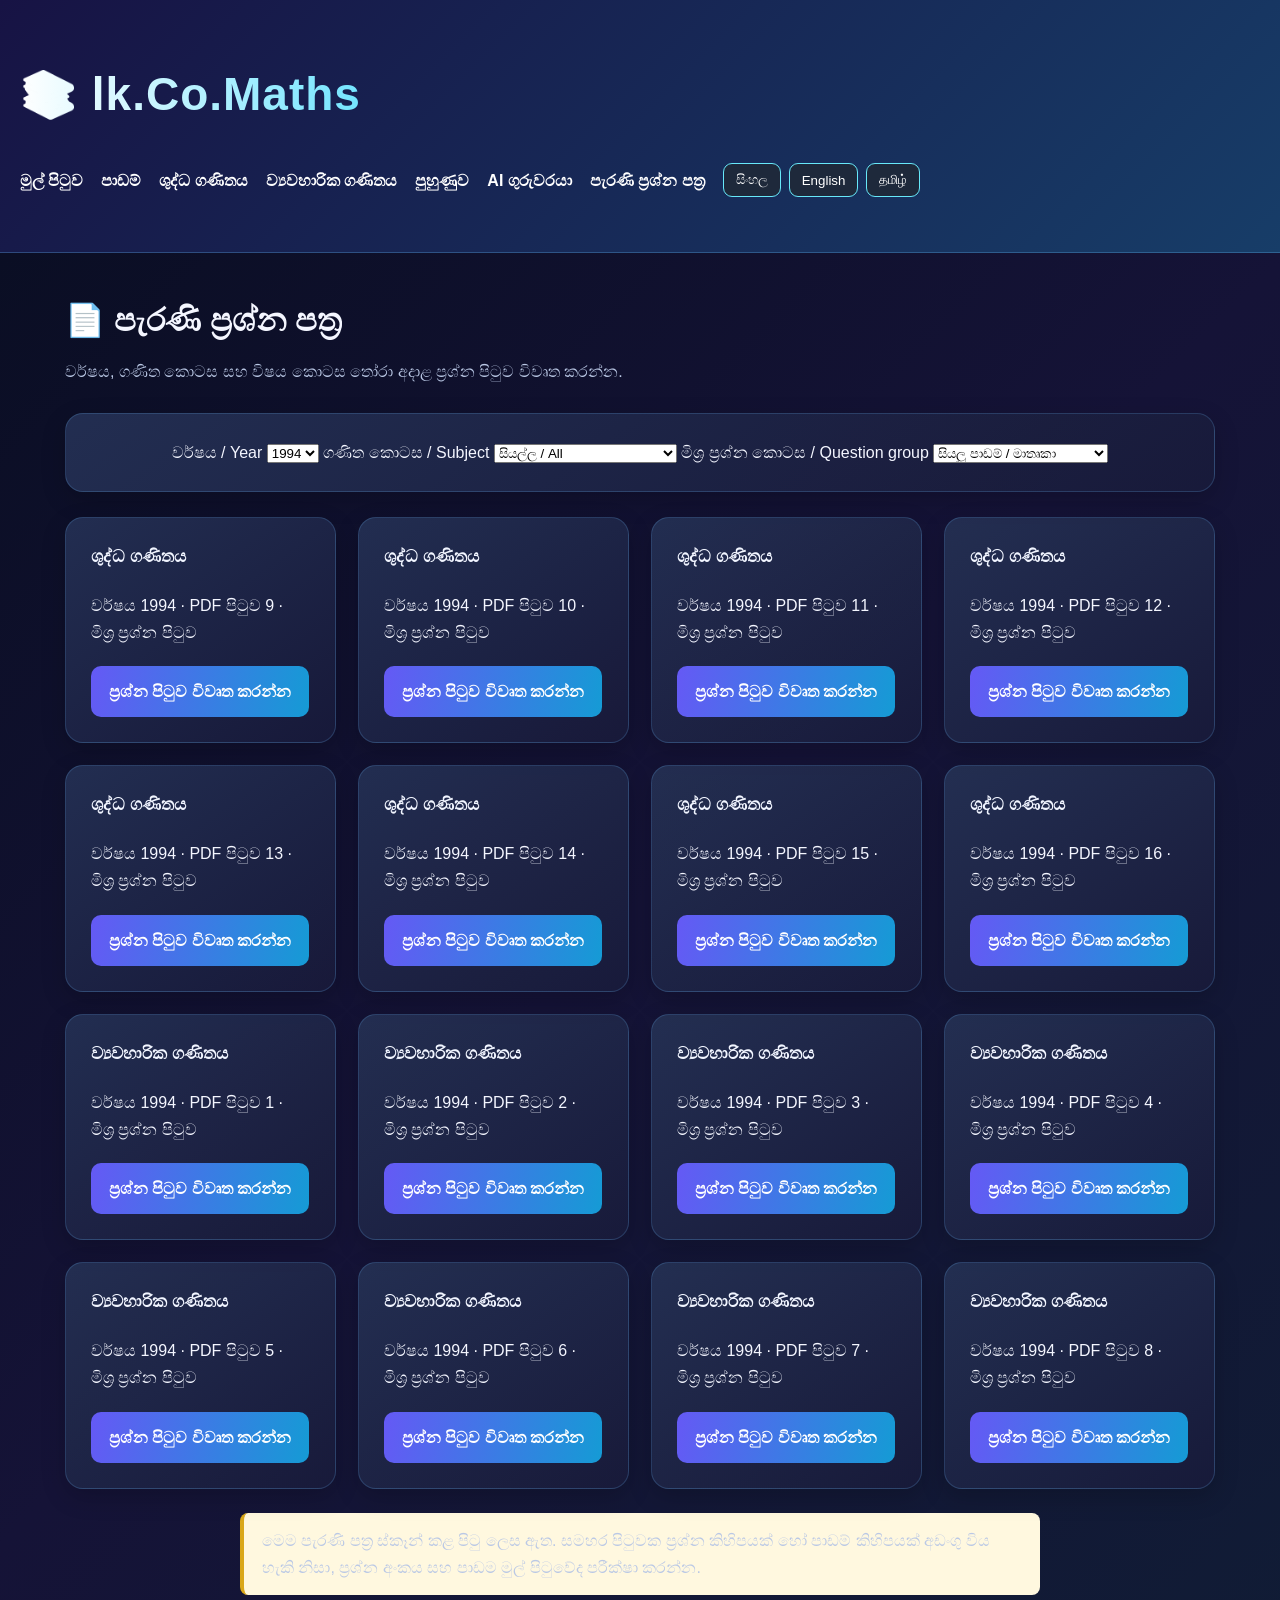
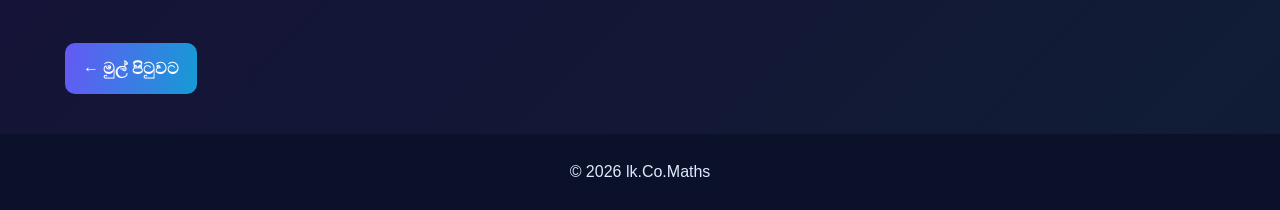
<file: past-papers.html>
<!DOCTYPE html><html lang="si"><head><meta charset="UTF-8"><meta name="viewport" content="width=device-width,initial-scale=1"><meta name="theme-color" content="#0b1128"><link rel="stylesheet" href="style.css"><link rel="manifest" href="manifest.webmanifest"><link rel="icon" href="images/logo.png"><title>Past Papers | lk.Co.Maths</title></head><body><header><h1>📚 lk.Co.Maths</h1><nav aria-label="Main navigation"><a href="index.html" data-si="මුල් පිටුව" data-en="Home" data-ta="முகப்பு">මුල් පිටුව</a><a href="lessons.html" data-si="පාඩම්" data-en="Lessons" data-ta="பாடங்கள்">පාඩම්</a><a href="pure.html" data-si="ශුද්ධ ගණිතය" data-en="Pure Maths" data-ta="தூய கணிதம்">ශුද්ධ ගණිතය</a><a href="applied.html" data-si="ව්‍යවහාරික ගණිතය" data-en="Applied Maths" data-ta="பயன்பாட்டுக் கணிதம்">ව්‍යවහාරික ගණිතය</a><a href="practice.html" data-si="පුහුණුව" data-en="Practice" data-ta="பயிற்சி">පුහුණුව</a><a href="tutor.html" data-si="AI ගුරුවරයා" data-en="AI Tutor" data-ta="AI ஆசிரியர்">AI ගුරුවරයා</a><a href="past-papers.html" aria-current="page" data-si="පැරණි ප්‍රශ්න පත්‍ර" data-en="Past Papers" data-ta="கடந்தகால வினாத்தாள்கள்">පැරණි ප්‍රශ්න පත්‍ර</a><div class="languages"><button type="button" onclick="changeLanguage('si')">සිංහල</button><button type="button" onclick="changeLanguage('en')">English</button><button type="button" onclick="changeLanguage('ta')">தமிழ்</button></div></nav></header><main class="container"><h2 data-si="📄 පැරණි ප්‍රශ්න පත්‍ර" data-en="📄 Past Papers" data-ta="📄 கடந்தகால வினாத்தாள்கள்">📄 පැරණි ප්‍රශ්න පත්‍ර</h2><p data-si="වර්ෂය, ගණිත කොටස සහ විෂය කොටස තෝරා අදාළ ප්‍රශ්න පිටුව විවෘත කරන්න." data-en="Choose a year, subject and topic to open the matching question page." data-ta="ஆண்டு, பாடப்பிரிவு மற்றும் தலைப்பைத் தேர்ந்தெடுத்து தொடர்புடைய வினாப் பக்கத்தைத் திறக்கவும்.">වර්ෂය, ගණිත කොටස සහ විෂය කොටස තෝරා අදාළ ප්‍රශ්න පිටුව විවෘත කරන්න.</p><section class="card" style="margin:20px 0"><label for="yearSelect">වර්ෂය / Year</label> <select id="yearSelect"></select> <label for="subjectSelect">ගණිත කොටස / Subject</label> <select id="subjectSelect"><option value="all">සියල්ල / All</option><option value="pure">ශුද්ධ ගණිතය / Pure</option><option value="applied">ව්‍යවහාරික ගණිතය / Applied</option></select> <label for="topicSelect">මිශ්‍ර ප්‍රශ්න කොටස / Question group</label> <select id="topicSelect"></select></section><div id="paperList" class="cards" aria-live="polite"></div><p class="notice" data-si="මෙම පැරණි පත්‍ර ස්කෑන් කළ පිටු ලෙස ඇත. සමහර පිටුවක ප්‍රශ්න කිහිපයක් හෝ පාඩම් කිහිපයක් අඩංගු විය හැකි නිසා, ප්‍රශ්න අංකය සහ පාඩම මුල් පිටුවේද පරීක්ෂා කරන්න." data-en="These are scanned paper pages. A page may contain several questions or topics, so confirm the question number and topic in the original page." data-ta="இவை ஸ்கேன் செய்யப்பட்ட வினாத்தாள் பக்கங்கள். ஒரு பக்கத்தில் பல வினாக்கள் அல்லது தலைப்புகள் இருக்கலாம்; அசல் பக்கத்தில் வினா எண் மற்றும் தலைப்பை உறுதிப்படுத்தவும்.">මෙම පැරණි පත්‍ර ස්කෑන් කළ පිටු ලෙස ඇත. සමහර පිටුවක ප්‍රශ්න කිහිපයක් හෝ පාඩම් කිහිපයක් අඩංගු විය හැකි නිසා, ප්‍රශ්න අංකය සහ පාඩම මුල් පිටුවේද පරීක්ෂා කරන්න.</p><a class="btn" href="index.html" data-si="← මුල් පිටුවට" data-en="← Home" data-ta="← முகப்புக்குச் செல்ல">← මුල් පිටුවට</a></main><footer><p>© 2026 lk.Co.Maths</p></footer><script src="site-language.js"></script><script src="past-papers.js"></script><script src="pwa.js"></script></body></html>
</file>
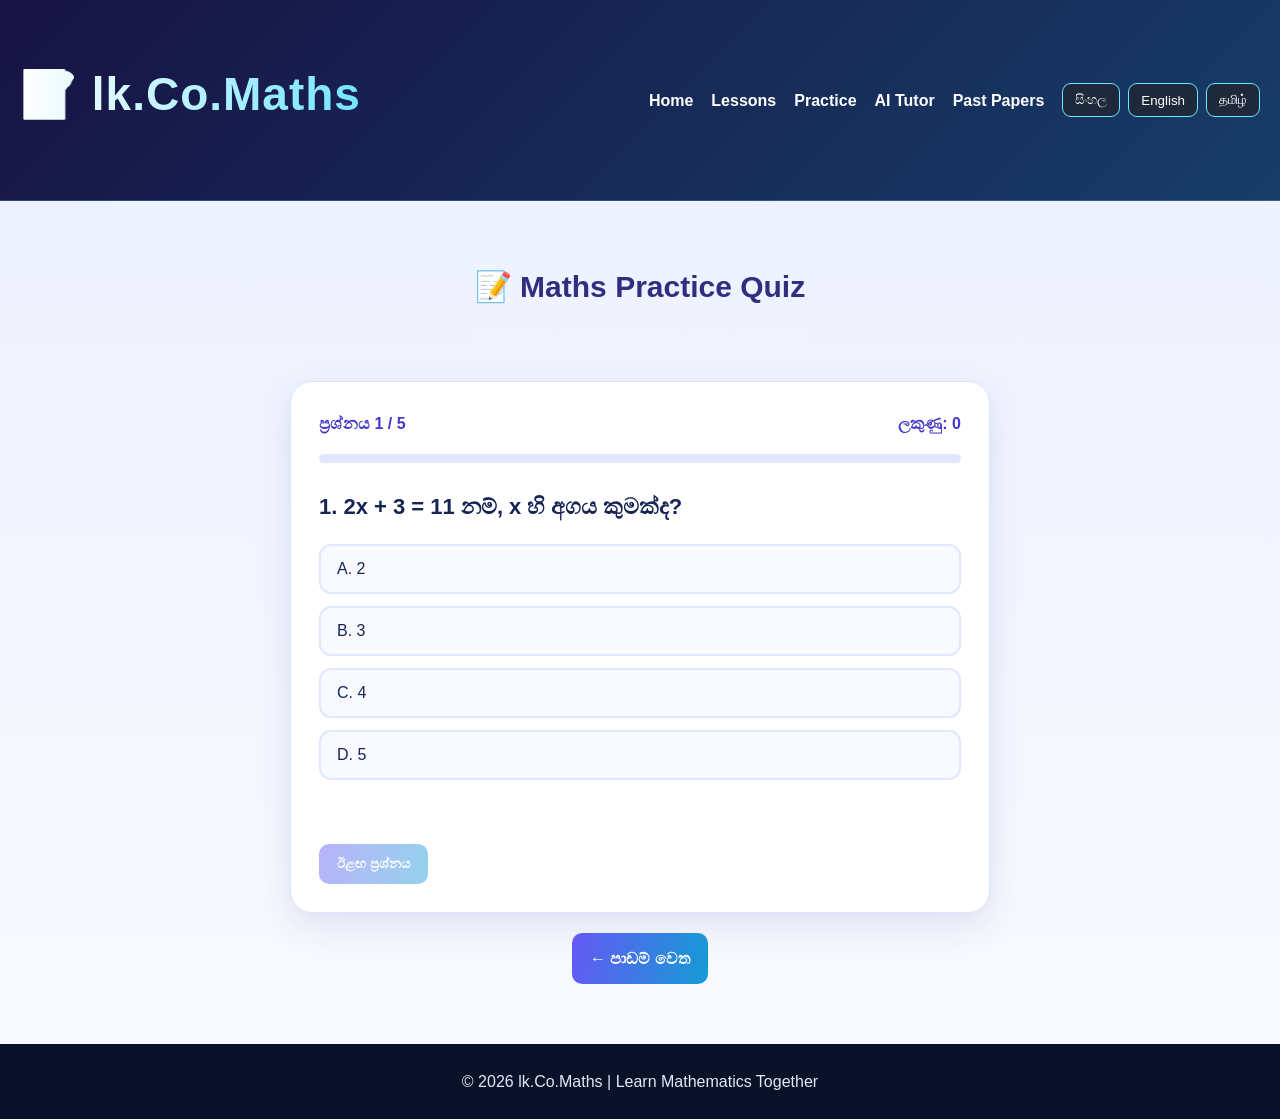
<file: practice.html>
<!DOCTYPE html>
<html lang="si">
<head><meta charset="UTF-8"><meta name="viewport" content="width=device-width, initial-scale=1.0">
  <meta name="theme-color" content="#0b1128">
  <meta name="apple-mobile-web-app-capable" content="yes">
  <meta name="apple-mobile-web-app-title" content="lk.Co.Maths">
  <link rel="manifest" href="manifest.webmanifest">
  <link rel="apple-touch-icon" href="images/app-icon-180.png"><title>Practice | lk.Co.Maths</title><link rel="stylesheet" href="style.css"><link rel="icon" type="image/png" href="images/logo.png"></head>
<body><header><h1>📝 lk.Co.Maths</h1><nav aria-label="Main navigation"><a href="index.html" data-si="මුල් පිටුව" data-en="Home" data-ta="முகப்பு">Home</a><a href="lessons.html" data-si="පාඩම්" data-en="Lessons" data-ta="பாடங்கள்">Lessons</a><a href="practice.html" aria-current="page" data-si="පුහුණුව" data-en="Practice" data-ta="பயிற்சி">Practice</a><a href="tutor.html" data-si="AI ගුරුවරයා" data-en="AI Tutor" data-ta="AI ஆசிரியர்">AI Tutor</a><a href="past-papers.html" data-si="පැරණි ප්‍රශ්න පත්‍ර" data-en="Past Papers" data-ta="கடந்தகால வினாத்தாள்கள்">Past Papers</a>
  <div class="languages"><button type="button" onclick="changeLanguage('si')">සිංහල</button><button type="button" onclick="changeLanguage('en')">English</button><button type="button" onclick="changeLanguage('ta')">தமிழ்</button></div></nav></header>
<main><section id="practice"><h2>📝 Maths Practice Quiz</h2><p>ඔබේ ගණිත දැනුම පරීක්ෂා කර ලකුණු ලබාගන්න!</p>
  <div class="quiz-box"><div class="quiz-info"><span id="question-number">ප්‍රශ්නය 1 / 5</span><span id="score">ලකුණු: 0</span></div><div class="progress-track"><div id="progress-bar"></div></div>
    <h3 id="question-text">ප්‍රශ්නය මෙතැන පෙන්වයි</h3><div id="answer-options"></div><p id="feedback" aria-live="polite"></p><button id="next-button" class="btn" disabled>ඊළඟ ප්‍රශ්නය</button>
    <div id="quiz-result" hidden><h3 id="result-title">ඔබේ ප්‍රතිඵලය</h3><p id="result-text"></p><button id="restart-button" class="btn">නැවත උත්සාහ කරන්න</button></div>
  </div><a class="btn" href="lessons.html">← පාඩම් වෙත</a>
</section></main><footer><p>© 2026 lk.Co.Maths | Learn Mathematics Together</p></footer><script src="script.js"></script><script src="pwa.js"></script>
</body></html>
</file>
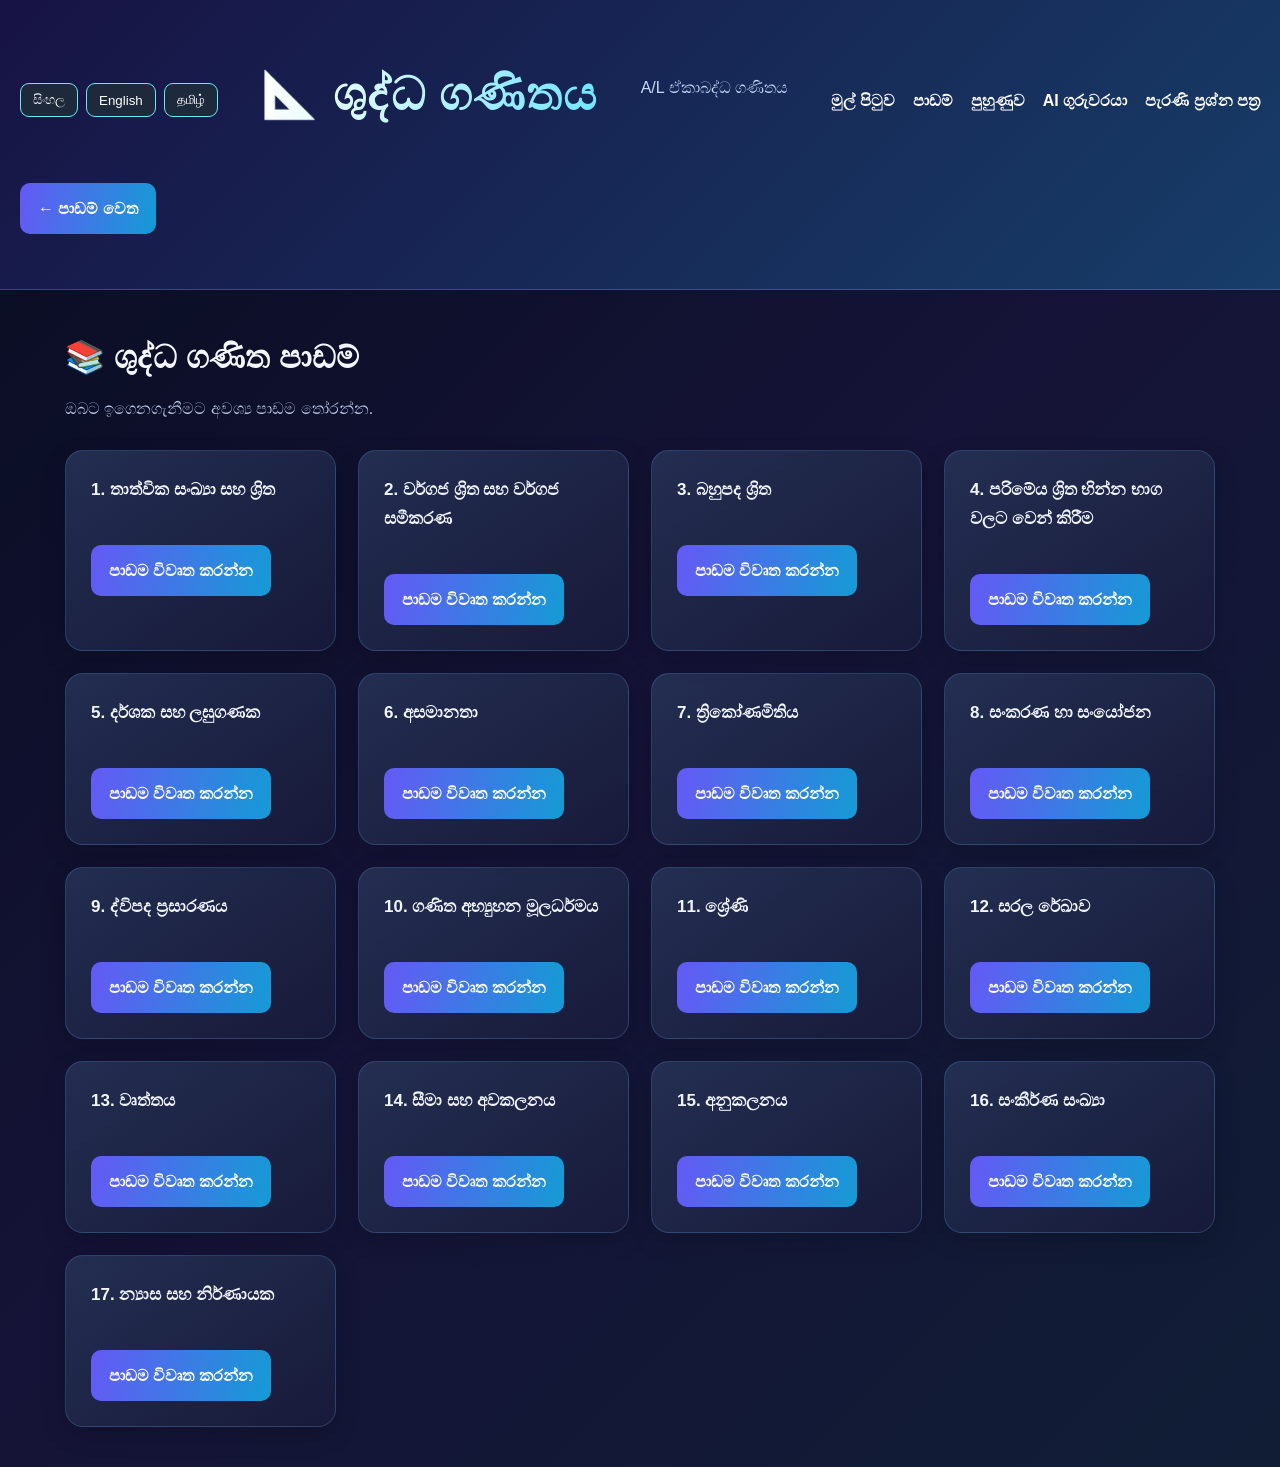
<file: pure.html>
<!DOCTYPE html>
<html lang="si">
<head>
  <meta charset="UTF-8">
  <meta name="viewport" content="width=device-width, initial-scale=1.0">
  <meta name="theme-color" content="#0b1128">
  <meta name="apple-mobile-web-app-capable" content="yes">
  <meta name="apple-mobile-web-app-title" content="lk.Co.Maths">
  <link rel="manifest" href="manifest.webmanifest">
  <link rel="apple-touch-icon" href="images/app-icon-180.png">
  <title>Pure Mathematics | lk.Co.Maths</title>
  <link rel="stylesheet" href="style.css">
  <link rel="icon" type="image/png" href="images/logo.png">
</head>
<body>

  <header>
    <div class="languages">
      <button onclick="changeLanguage('si')">සිංහල</button>
      <button onclick="changeLanguage('en')">English</button>
      <button onclick="changeLanguage('ta')">தமிழ்</button>
    </div>

    <h1 id="page-title">📐 ශුද්ධ ගණිතය</h1>
    <p id="page-subtitle">A/L ඒකාබද්ධ ගණිතය</p>
    <nav aria-label="Main navigation"><a href="index.html" data-si="මුල් පිටුව" data-en="Home" data-ta="முகப்பு">Home</a><a href="lessons.html" data-si="පාඩම්" data-en="Lessons" data-ta="பாடங்கள்">Lessons</a><a href="practice.html" data-si="පුහුණුව" data-en="Practice" data-ta="பயிற்சி">Practice</a><a href="tutor.html" data-si="AI ගුරුවරයා" data-en="AI Tutor" data-ta="AI ஆசிரியர்">AI Tutor</a><a href="past-papers.html" data-si="පැරණි ප්‍රශ්න පත්‍ර" data-en="Past Papers" data-ta="கடந்தகால வினாத்தாள்கள்">Past Papers</a></nav>
    <a class="btn" id="home-link" href="lessons.html">← පාඩම් වෙත</a>
  </header>

  <main class="container">
    <h2 id="list-title">📚 ශුද්ධ ගණිත පාඩම්</h2>
    <p id="list-description">ඔබට ඉගෙනගැනීමට අවශ්‍ය පාඩම තෝරන්න.</p>
    <div id="pure-topic-cards" class="cards"></div>
  </main>

  <script>
    const pageText = {
      si: {
        title: "📐 ශුද්ධ ගණිතය",
        subtitle: "A/L ඒකාබද්ධ ගණිතය",
        home: "← ප්‍රධාන පිටුවට",
        lessonsBack: "← පාඩම් වෙත",
        list: "📚 ශුද්ධ ගණිත පාඩම්",
        description: "ඔබට ඉගෙනගැනීමට අවශ්‍ය පාඩම තෝරන්න.",
        open: "පාඩම විවෘත කරන්න"
      },
      en: {
        title: "📐 Pure Mathematics",
        subtitle: "A/L Combined Mathematics",
        home: "← Home",
        lessonsBack: "← Lessons",
        list: "📚 Pure Mathematics Lessons",
        description: "Choose a lesson you want to study.",
        open: "Open Lesson"
      },
      ta: {
        title: "📐 தூய கணிதம்",
        subtitle: "A/L ஒருங்கிணைந்த கணிதம்",
        home: "← முகப்புக்குச் செல்ல",
        lessonsBack: "← பாடங்களுக்குச் செல்ல",
        list: "📚 தூய கணிதப் பாடங்கள்",
        description: "நீங்கள் கற்க விரும்பும் பாடத்தைத் தேர்ந்தெடுக்கவும்.",
        open: "பாடத்தைத் திறக்கவும்"
      }
    };

    const topics = [
      ["තාත්වික සංඛ්‍යා සහ ශ්‍රිත", "Real Numbers and Functions", "மெய்யெண்கள் மற்றும் சார்புகள்"],
      ["වර්ගජ ශ්‍රිත සහ වර්ගජ සමීකරණ", "Quadratic Functions and Equations", "இருபடிச் சார்புகள் மற்றும் சமன்பாடுகள்"],
      ["බහුපද ශ්‍රිත", "Polynomial Functions", "பல்லுறுப்புச் சார்புகள்"],
      ["පරිමේය ශ්‍රිත භින්න භාග වලට වෙන් කිරීම", "Partial Fractions", "பகுதி பின்னங்கள்"],
      ["දර්ශක සහ ලඝුගණක", "Indices and Logarithms", "அடுக்குகள் மற்றும் மடக்கைகள்"],
      ["අසමානතා", "Inequalities", "சமமின்மைகள்"],
      ["ත්‍රිකෝණමිතිය", "Trigonometry", "முக்கோணவியல்"],
      ["සංකරණ හා සංයෝජන", "Permutations and Combinations", "வரிசைமாற்றங்கள் மற்றும் சேர்வுகள்"],
      ["ද්විපද ප්‍රසාරණය", "Binomial Expansion", "ஈருறுப்புப் பெருக்கம்"],
      ["ගණිත අභ්‍යුහන මූලධර්මය", "Mathematical Induction", "கணிதத் தூண்டல் முறை"],
      ["ශ්‍රේණි", "Series", "தொடர்கள்"],
      ["සරල රේඛාව", "Straight Line", "நேர்கோடு"],
      ["වෘත්තය", "Circle", "வட்டம்"],
      ["සීමා සහ අවකලනය", "Limits and Differentiation", "எல்லைகள் மற்றும் வகையீடு"],
      ["අනුකලනය", "Integration", "தொகையீடு"],
      ["සංකීර්ණ සංඛ්‍යා", "Complex Numbers", "கலப்பெண்கள்"],
      ["න්‍යාස සහ නිර්ණායක", "Matrices and Determinants", "அணிகள் மற்றும் அணிக்கோவைகள்"]
    ];

    function selectedLanguage() {
      const lang = localStorage.getItem("lkCoMathsLanguage");
      return ["si", "en", "ta"].includes(lang) ? lang : "si";
    }

    function changeLanguage(lang) {
      if (!pageText[lang]) return;
      localStorage.setItem("lkCoMathsLanguage", lang);
      renderPage(lang);
    }

    function renderPage(lang) {
      const t = pageText[lang];
      const index = ["si", "en", "ta"].indexOf(lang);

      document.documentElement.lang = lang;
      document.querySelectorAll("nav[aria-label='Main navigation'] [data-si]").forEach((item) => item.textContent = item.dataset[lang]);
      document.title = t.list + " | lk.Co.Maths";

      document.getElementById("page-title").textContent = t.title;
      document.getElementById("page-subtitle").textContent = t.subtitle;
      document.getElementById("home-link").textContent = t.lessonsBack;
      document.getElementById("list-title").textContent = t.list;
      document.getElementById("list-description").textContent = t.description;

      const container = document.getElementById("pure-topic-cards");
      container.replaceChildren();

      topics.forEach((topic, i) => {
        const card = document.createElement("div");
        card.className = "card";

        const title = document.createElement("h3");
        title.textContent = `${i + 1}. ${topic[index]}`;

        const button = document.createElement("a");
        button.className = "btn";
        button.href = "lesson.html?from=pure&topic=" + encodeURIComponent(topic[1]);
        button.textContent = t.open;

        card.append(title, button);
        container.appendChild(card);
      });
    }

    renderPage(selectedLanguage());
  </script>

<script src="pwa.js"></script>
</body>
</html>
</file>
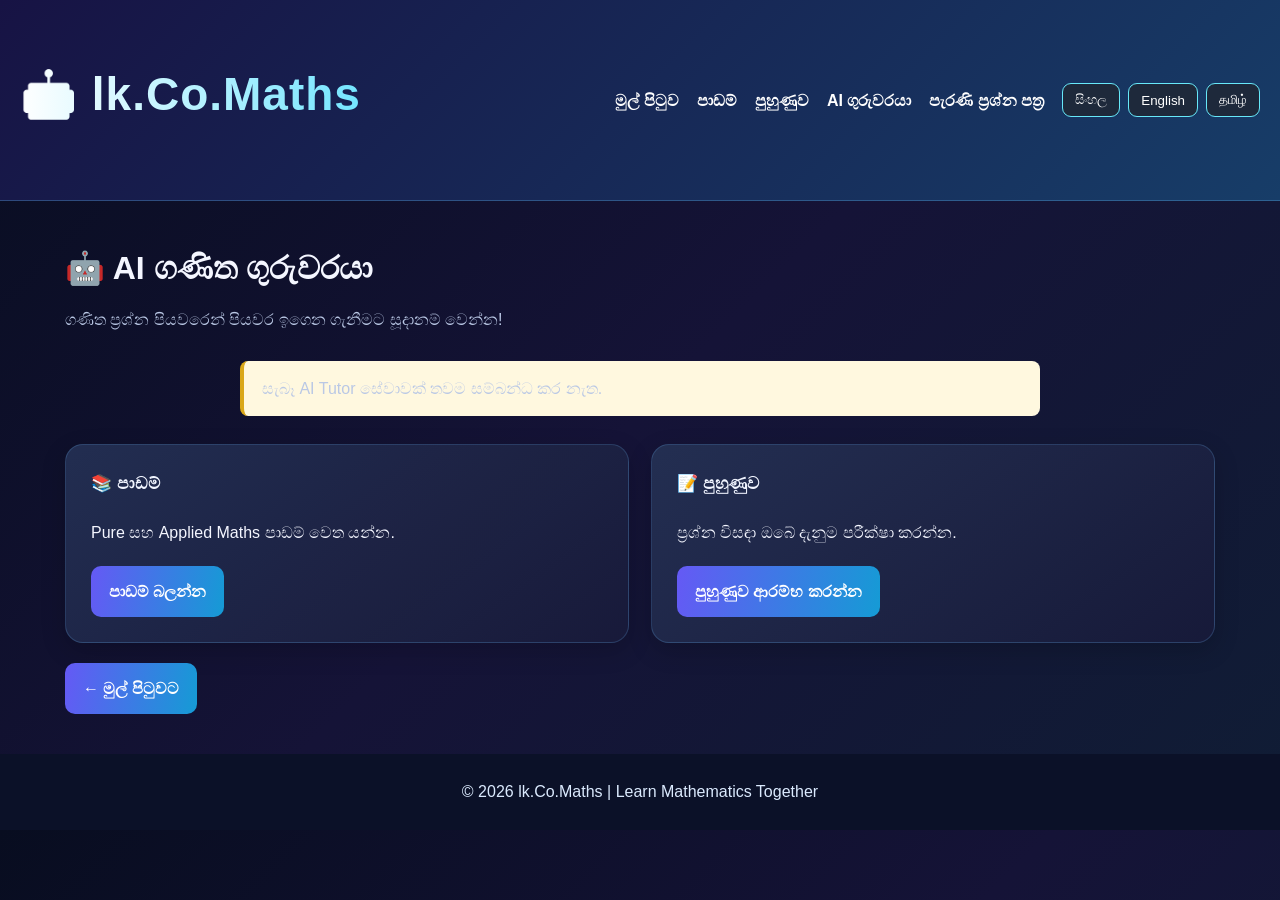
<file: tutor.html>
<!DOCTYPE html>
<html lang="si">
<head><meta charset="UTF-8"><meta name="viewport" content="width=device-width, initial-scale=1.0">
  <meta name="theme-color" content="#0b1128">
  <meta name="apple-mobile-web-app-capable" content="yes">
  <meta name="apple-mobile-web-app-title" content="lk.Co.Maths">
  <link rel="manifest" href="manifest.webmanifest">
  <link rel="apple-touch-icon" href="images/app-icon-180.png"><title>AI Tutor | lk.Co.Maths</title><link rel="stylesheet" href="style.css"><link rel="icon" type="image/png" href="images/logo.png"></head>
<body><header><h1>🤖 lk.Co.Maths</h1><nav aria-label="Main navigation"><a href="index.html" data-si="මුල් පිටුව" data-en="Home" data-ta="முகப்பு">Home</a><a href="lessons.html" data-si="පාඩම්" data-en="Lessons" data-ta="பாடங்கள்">Lessons</a><a href="practice.html" data-si="පුහුණුව" data-en="Practice" data-ta="பயிற்சி">Practice</a><a href="tutor.html" aria-current="page" data-si="AI ගුරුවරයා" data-en="AI Tutor" data-ta="AI ஆசிரியர்">AI Tutor</a><a href="past-papers.html" data-si="පැරණි ප්‍රශ්න පත්‍ර" data-en="Past Papers" data-ta="கடந்தகால வினாத்தாள்கள்">Past Papers</a>
  <div class="languages"><button type="button" onclick="changeLanguage('si')">සිංහල</button><button type="button" onclick="changeLanguage('en')">English</button><button type="button" onclick="changeLanguage('ta')">தமிழ்</button></div></nav></header>
<main class="container"><h2 data-si="🤖 AI ගණිත ගුරුවරයා" data-en="🤖 AI Maths Tutor" data-ta="🤖 AI கணித ஆசிரியர்">🤖 AI ගණිත ගුරුවරයා</h2><p data-si="ගණිත ප්‍රශ්න පියවරෙන් පියවර ඉගෙන ගැනීමට සූදානම් වෙන්න!" data-en="Get ready to learn mathematics step by step!" data-ta="கணிதத்தைப் படிப்படியாகக் கற்கத் தயாராகுங்கள்!">ගණිත ප්‍රශ්න පියවරෙන් පියවර ඉගෙන ගැනීමට සූදානම් වෙන්න!</p><p class="notice" data-si="සැබෑ AI Tutor සේවාවක් තවම සම්බන්ධ කර නැත." data-en="A live AI Tutor service is not connected yet." data-ta="நேரடி AI ஆசிரியர் சேவை இன்னும் இணைக்கப்படவில்லை.">සැබෑ AI Tutor සේවාවක් තවම සම්බන්ධ කර නැත.</p>
  <div class="cards"><div class="card"><h3 data-si="📚 පාඩම්" data-en="📚 Lessons" data-ta="📚 பாடங்கள்">📚 පාඩම්</h3><p data-si="Pure සහ Applied Maths පාඩම් වෙත යන්න." data-en="Browse Pure and Applied Mathematics lessons." data-ta="தூய மற்றும் பயன்பாட்டுக் கணிதப் பாடங்களைப் பார்க்கவும்.">Pure සහ Applied Maths පාඩම් වෙත යන්න.</p><a class="btn" href="lessons.html" data-si="පාඩම් බලන්න" data-en="Browse lessons" data-ta="பாடங்களைப் பார்க்க">පාඩම් බලන්න</a></div><div class="card"><h3 data-si="📝 පුහුණුව" data-en="📝 Practice" data-ta="📝 பயிற்சி">📝 Practice</h3><p data-si="ප්‍රශ්න විසඳා ඔබේ දැනුම පරීක්ෂා කරන්න." data-en="Test your knowledge with practice questions." data-ta="பயிற்சிக் கேள்விகள் மூலம் உங்கள் அறிவைச் சோதிக்கவும்.">ප්‍රශ්න විසඳා ඔබේ දැනුම පරීක්ෂා කරන්න.</p><a class="btn" href="practice.html" data-si="පුහුණුව ආරම්භ කරන්න" data-en="Start practice" data-ta="பயிற்சியைத் தொடங்குங்கள்">පුහුණුව ආරම්භ කරන්න</a></div></div><a class="btn" href="index.html" data-si="← මුල් පිටුවට" data-en="← Home" data-ta="← முகப்புக்குச் செல்ல">← මුල් පිටුවට</a>
</main><footer><p>© 2026 lk.Co.Maths | Learn Mathematics Together</p></footer><script src="site-language.js"></script><script src="pwa.js"></script>
</body></html>
</file>
<file: style.css>
* {
  box-sizing: border-box;
  margin: 0;
  padding: 0;
}

html {
  scroll-behavior: smooth;
}

body {
  font-family: Arial, sans-serif;
  background: #f4f7ff;
  color: #172554;
  line-height: 1.7;
}

header {
  background: #0b1128;
  color: white;
  padding: 20px 7%;
  display: flex;
  align-items: center;
  justify-content: space-between;
  flex-wrap: wrap;
  gap: 18px;
}

header h1 {
  font-size: 28px;
  color: #67e8f9;
  letter-spacing: 1px;
}

nav {
  display: flex;
  align-items: center;
  flex-wrap: wrap;
  gap: 18px;
}

nav a {
  color: white;
  text-decoration: none;
  font-weight: bold;
}

nav a:hover {
  color: #67e8f9;
}

.languages {
  display: flex;
  flex-wrap: wrap;
  gap: 8px;
}

.languages button {
  background: #1e293b;
  color: white;
  border: 1px solid #67e8f9;
  padding: 8px 12px;
  border-radius: 9px;
  cursor: pointer;
}

.languages button:hover {
  background: #67e8f9;
  color: #0b1128;
}

.notice {
  max-width: 800px;
  margin: 24px auto;
  padding: 14px 18px;
  border-left: 4px solid #d9a719;
  border-radius: 8px;
  background: #fff8df;
  color: #172033;
}

.hero {
  text-align: center;
  padding: 90px 20px;
  color: white;
  background: linear-gradient(135deg, #0b1128, #312e81, #4338ca);
}

.hero h2 {
  font-size: clamp(30px, 5vw, 48px);
  line-height: 1.3;
  margin: 18px 0;
}

.hero p {
  font-size: 17px;
  margin-bottom: 12px;
}

.btn {
  display: inline-block;
  margin-top: 20px;
  padding: 13px 26px;
  background: #67e8f9;
  color: #0b1128;
  border-radius: 12px;
  text-decoration: none;
  font-weight: bold;
  transition: 0.2s;
}

.btn:hover {
  transform: translateY(-3px);
  background: white;
}

section {
  padding: 60px 7%;
  text-align: center;
}

section > h2 {
  font-size: 30px;
  margin-bottom: 12px;
}

.cards {
  display: grid;
  grid-template-columns: repeat(auto-fit, minmax(220px, 1fr));
  gap: 24px;
  margin-top: 32px;
}

.card {
  background: white;
  padding: 30px 22px;
  border-radius: 18px;
  border: 1px solid #e0e7ff;
  box-shadow: 0 8px 25px rgba(30, 41, 90, 0.08);
  transition: transform 0.2s, box-shadow 0.2s;
}

.card:hover {
  transform: translateY(-6px);
  box-shadow: 0 14px 30px rgba(30, 41, 90, 0.14);
}

.card h3 {
  color: #4338ca;
  margin-bottom: 12px;
}

#tutor {
  background: #e9edff;
}

footer {
  background: #0b1128;
  color: #dbeafe;
  text-align: center;
  padding: 24px 15px;
}

@media (max-width: 700px) {
  header {
    flex-direction: column;
    text-align: center;
  }

  nav {
    justify-content: center;
  }

  .hero {
    padding: 65px 18px;
  }

  section {
    padding: 45px 20px;
  }
}/* Maths Quiz Design */
#practice {
  background: linear-gradient(180deg, #eef2ff, #f8faff);
}

#practice > h2 {
  color: #312e81;
}

.quiz-box {
  max-width: 700px;
  margin: 30px auto 0;
  padding: 28px;
  background: white;
  border: 1px solid #dbe4ff;
  border-radius: 22px;
  box-shadow: 0 12px 35px rgba(49, 46, 129, 0.12);
  text-align: left;
}

.quiz-info {
  display: flex;
  justify-content: space-between;
  flex-wrap: wrap;
  gap: 10px;
  font-weight: bold;
  color: #4338ca;
  margin-bottom: 16px;
}

.progress-track {
  height: 9px;
  background: #e0e7ff;
  border-radius: 20px;
  overflow: hidden;
  margin-bottom: 26px;
}

#progress-bar {
  height: 100%;
  width: 0%;
  background: linear-gradient(90deg, #6366f1, #06b6d4);
  border-radius: 20px;
  transition: width 0.3s ease;
}

#question-text {
  color: #172554;
  font-size: 22px;
  line-height: 1.6;
  margin-bottom: 20px;
}

#answer-options {
  display: grid;
  gap: 12px;
}

.quiz-option {
  width: 100%;
  text-align: left;
  background: #f8faff;
  color: #172554;
  border: 2px solid #e0e7ff;
  border-radius: 12px;
  padding: 14px 16px;
  font-size: 16px;
  cursor: pointer;
  transition: 0.2s;
}

.quiz-option:hover:not(:disabled) {
  border-color: #6366f1;
  background: #eef2ff;
}

.quiz-option:disabled {
  cursor: default;
  opacity: 1;
}

.quiz-option.correct {
  background: #dcfce7;
  border-color: #16a34a;
}

.quiz-option.wrong {
  background: #fee2e2;
  border-color: #dc2626;
}

#feedback {
  min-height: 28px;
  margin-top: 16px;
  font-weight: bold;
}

#next-button,
#restart-button {
  border: none;
  cursor: pointer;
}

#next-button:disabled {
  opacity: 0.45;
  cursor: not-allowed;
}

#quiz-result {
  margin-top: 24px;
  padding: 24px;
  border-radius: 16px;
  background: #eef2ff;
  text-align: center;
}

#quiz-result h3 {
  color: #4338ca;
  font-size: 26px;
  margin-bottom: 10px;
}

#quiz-result p {
  margin-bottom: 12px;
}

@media (max-width: 600px) {
  .quiz-box {
    padding: 20px 16px;
  }

  #question-text {
    font-size: 19px;
  }
}/* Pure Mathematics - Premium Page Design */

body {
  background: linear-gradient(135deg, #080d20, #151337, #101d35);
  color: #f4f6ff;
}

header {
  text-align: center;
  padding: 55px 20px;
  background: linear-gradient(135deg, #171344, #173d68);
  border-bottom: 1px solid rgba(100, 200, 255, 0.3);
}

header h1 {
  font-size: clamp(28px, 5vw, 46px);
  margin-bottom: 12px;
  background: linear-gradient(90deg, #ffffff, #73e5ff);
  -webkit-background-clip: text;
  background-clip: text;
  color: transparent;
}

header p {
  color: #c6d9f5;
  margin-bottom: 25px;
}

.container {
  width: min(1150px, 92%);
  margin: 40px auto;
}

.container > h2 {
  font-size: clamp(24px, 4vw, 32px);
  margin-bottom: 10px;
}

.container > p {
  color: #bac8e5;
  margin-bottom: 28px;
}

.cards {
  display: grid;
  grid-template-columns: repeat(auto-fit, minmax(240px, 1fr));
  gap: 22px;
  margin-top: 25px;
}

.card {
  background: linear-gradient(
    145deg,
    rgba(36, 48, 83, 0.95),
    rgba(24, 26, 58, 0.95)
  );
  border: 1px solid rgba(112, 190, 255, 0.2);
  border-radius: 18px;
  padding: 25px;
  box-shadow: 0 8px 25px rgba(0, 0, 0, 0.18);
  transition: transform 0.25s ease, border-color 0.25s ease,
    box-shadow 0.25s ease;
}

.card:hover {
  transform: translateY(-6px);
  border-color: #61dcff;
  box-shadow: 0 14px 32px rgba(32, 170, 255, 0.15);
}

.card h3 {
  color: #f1f5ff;
  font-size: 17px;
  line-height: 1.7;
  margin-bottom: 20px;
}

.btn {
  display: inline-block;
  background: linear-gradient(100deg, #6559f5, #159bd5);
  color: #ffffff;
  text-decoration: none;
  border: none;
  border-radius: 10px;
  padding: 12px 18px;
  font-weight: 600;
  cursor: pointer;
  transition: transform 0.2s ease, filter 0.2s ease;
}

.btn:hover {
  transform: scale(1.04);
  filter: brightness(1.15);
}

a:focus-visible {
  outline: 2px solid #73e5ff;
  outline-offset: 4px;
}

@media (max-width: 600px) {
  header {
    padding: 38px 16px;
  }

  .container {
    margin: 28px auto;
  }

  .cards {
    grid-template-columns: 1fr;
    gap: 16px;
  }

  .card {
    padding: 20px;
  }
}/* AI Maths Tutor - Text Visibility Fix */

#tutor {
  color: #f4f6ff;
  text-align: center;
  padding: 40px 20px;
}

#tutor h2 {
  color: #73e5ff;
  margin-bottom: 18px;
}

#tutor p {
  color: #e0e7ff;
  line-height: 1.8;
  margin-bottom: 12px;
}

#tutor p:last-child {
  color: #c6d9f5;
}/* AI Tutor - High Visibility Fix */

#tutor {
  background: #101a33;
  color: #ffffff !important;
  padding: 45px 20px;
  border: 1px solid #3b82f6;
  border-radius: 16px;
}

#tutor h2 {
  color: #67e8f9 !important;
  font-size: 30px;
  font-weight: 800;
  opacity: 1 !important;
  text-shadow: 0 0 8px rgba(103, 232, 249, 0.25);
}

#tutor p {
  color: #ffffff !important;
  font-size: 18px;
  font-weight: 600;
  line-height: 1.9;
  opacity: 1 !important;
  text-shadow: none;
}

#tutor p:last-child {
  color: #dbeafe !important;
  font-weight: 500;
}.site-logo {
  width: 140px;
  height: 140px;
  object-fit: contain;
  display: block;
  margin: 15px auto;
}/* lk.Co.Maths Logo Banner */
.brand-banner {
  width: 100%;
  min-height: 220px;
  box-sizing: border-box;
  display: flex;
  justify-content: center;
  align-items: center;
  padding: 24px 15px;
  background:
    linear-gradient(130deg, transparent 0 10%, #073b82 10.2% 11%, transparent 11.2% 89%,
    #073b82 89.2% 90%, transparent 90.2%),
    linear-gradient(110deg, #06132f, #001b49 55%, #06132f);
  border-bottom: 4px solid #d9a719;
  overflow: hidden;
}

.site-logo {
  display: block;
  width: 190px;
  height: 190px;
  object-fit: contain;
  margin: 0 auto;
  filter: drop-shadow(0 0 12px rgba(255, 193, 7, 0.18));
}

@media (max-width: 600px) {
  .brand-banner {
    min-height: 160px;
  }

  .site-logo {
    width: 135px;
    height: 135px;
  }
}
</file>
